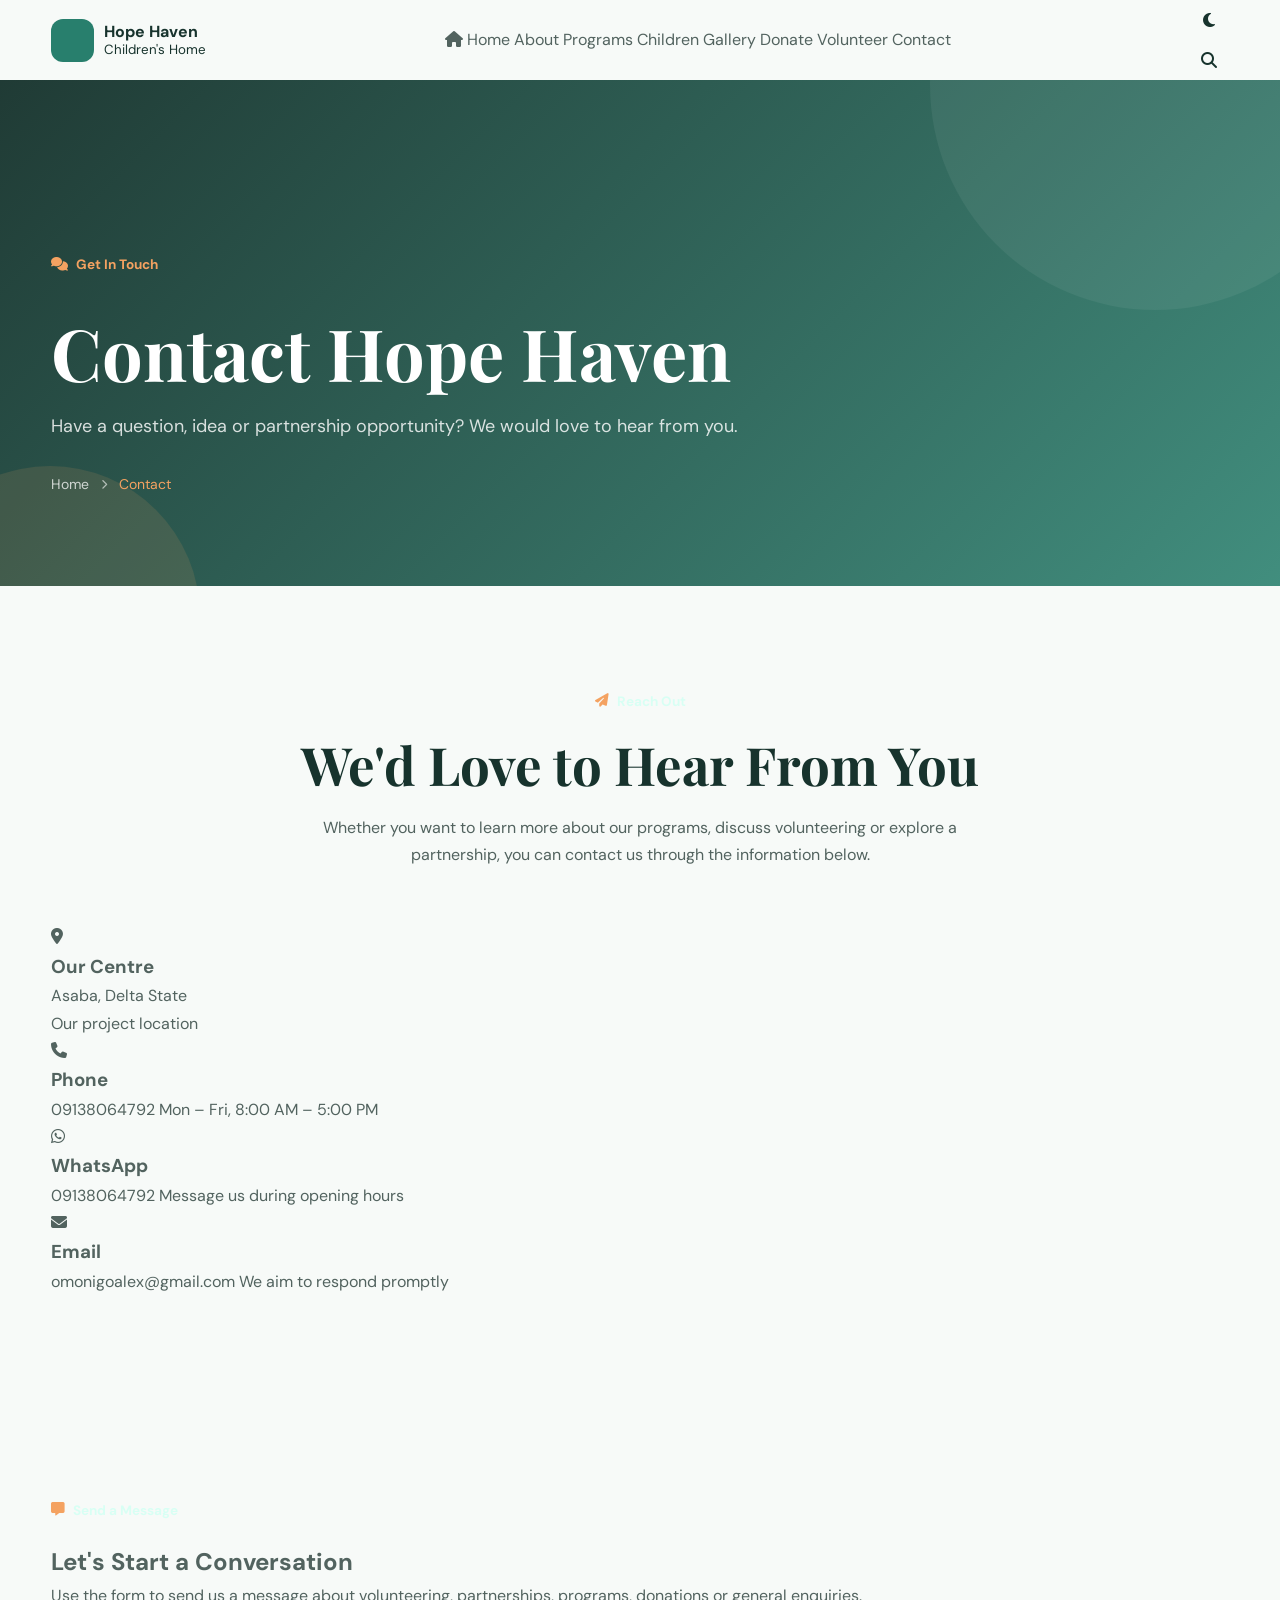
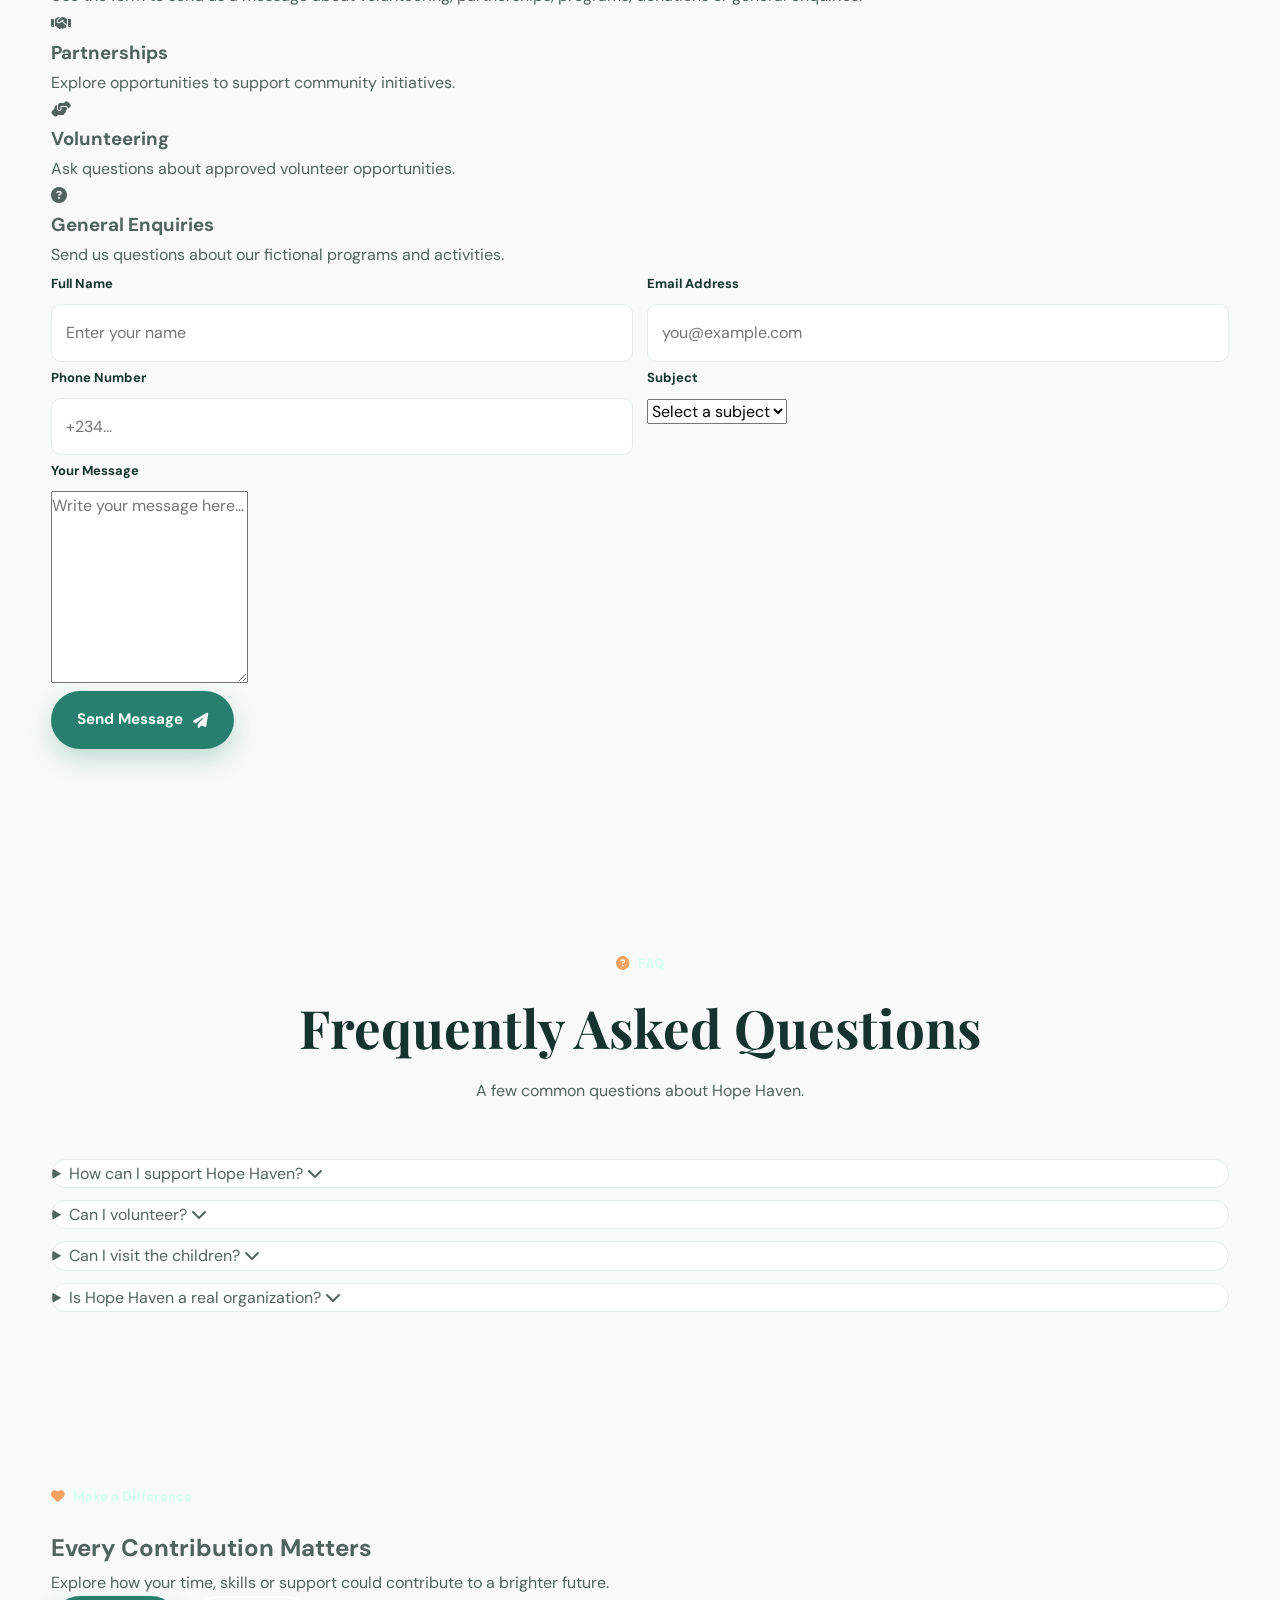
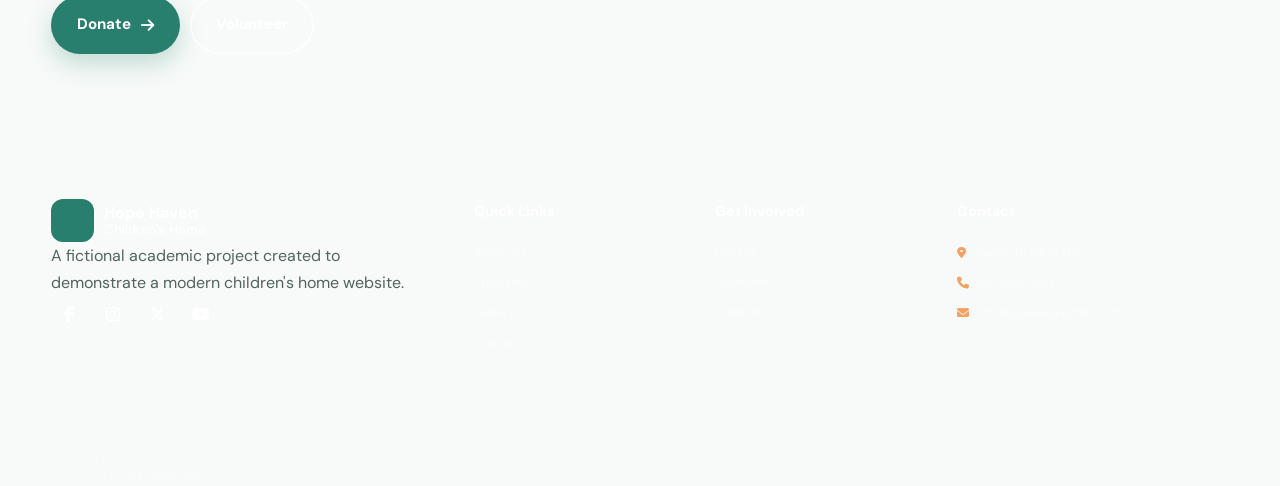
<file: contact.html>
<!DOCTYPE html>
<html lang="en">
<head>
    <meta charset="UTF-8">
    <meta name="viewport" content="width=device-width, initial-scale=1.0">

    <title>Contact Us | Hope Haven Children's Home</title>

    <meta name="description"
          content="Contact Hope Haven Children's Home for questions, partnerships, volunteering and support.">

    <!-- Google Fonts -->
    <link rel="preconnect" href="https://fonts.googleapis.com">
    <link rel="preconnect" href="https://fonts.gstatic.com" crossorigin>

    <link href="https://fonts.googleapis.com/css2?family=DM+Sans:wght@400;500;600;700&family=Playfair+Display:wght@600;700&display=swap"
          rel="stylesheet">

    <!-- Font Awesome -->
    <link rel="stylesheet"
          href="https://cdnjs.cloudflare.com/ajax/libs/font-awesome/6.5.2/css/all.min.css">

    <!-- Main CSS -->
    <link rel="stylesheet" href="css/style.css">
</head>

<body>

<!-- =========================
     LOADER
========================= -->
<div class="loader" id="loader">
    <div class="loader-spinner"></div>
</div>


<!-- =========================
     HEADER
========================= -->
<header class="site-header" id="siteHeader">

    <div class="container nav-container">

        <a href="index.html" class="logo">

            <span class="logo-icon">
                <i class="fa-solid fa-house-heart"></i>
            </span>

            <span class="logo-text">
                <strong>Hope Haven</strong>
                <small>Children's Home</small>
            </span>

        </a>


        <nav class="main-nav" id="mainNav">

            <a href="index.html">
                <i class="fa-solid fa-house"></i>
                Home
            </a>

            <a href="about.html">
                About
            </a>

            <a href="programs.html">
                Programs
            </a>

            <a href="children.html">
                Children
            </a>

            <a href="gallery.html">
                Gallery
            </a>

            <a href="donate.html">
                Donate
            </a>

            <a href="volunteer.html">
                Volunteer
            </a>

            <a href="contact.html" class="active">
                Contact
            </a>

        </nav>


        <div class="nav-actions">

            <button class="icon-btn"
                    id="themeToggle"
                    type="button"
                    aria-label="Toggle dark mode">

                <i class="fa-solid fa-moon"></i>

            </button>


            <button class="icon-btn"
                    id="searchToggle"
                    type="button"
                    aria-label="Search">

                <i class="fa-solid fa-magnifying-glass"></i>

            </button>


            <button class="menu-btn"
                    id="menuBtn"
                    type="button"
                    aria-label="Open menu">

                <span></span>
                <span></span>
                <span></span>

            </button>

        </div>

    </div>

</header>


<!-- =========================
     SEARCH OVERLAY
========================= -->
<div class="search-overlay" id="searchOverlay">

    <button class="search-close"
            id="closeSearch"
            type="button"
            aria-label="Close search">

        <i class="fa-solid fa-xmark"></i>

    </button>


    <div class="search-box">

        <i class="fa-solid fa-magnifying-glass"></i>

        <input
            type="search"
            id="siteSearch"
            placeholder="Search Hope Haven..."
            autocomplete="off"
        >

    </div>


    <div class="search-results" id="searchResults">

        <p class="search-hint">
            Search pages, programs, volunteering and more.
        </p>

    </div>

</div>


<!-- =========================
     PAGE HERO
========================= -->
<section class="page-hero">

    <div class="container page-hero-content">

        <span class="eyebrow">
            <i class="fa-solid fa-comments"></i>
            Get In Touch
        </span>

        <h1>
            Contact Hope Haven
        </h1>

        <p>
            Have a question, idea or partnership opportunity?
            We would love to hear from you.
        </p>

        <div class="breadcrumb">

            <a href="index.html">
                Home
            </a>

            <i class="fa-solid fa-chevron-right"></i>

            <span>
                Contact
            </span>

        </div>

    </div>

</section>


<!-- =========================
     CONTACT INFORMATION
========================= -->
<section class="section contact-section">

    <div class="container">

        <div class="section-heading center reveal">

            <span class="eyebrow">
                <i class="fa-solid fa-paper-plane"></i>
                Reach Out
            </span>

            <h2>
                We'd Love to Hear From You
            </h2>

            <p>
                Whether you want to learn more about our programs,
                discuss volunteering or explore a partnership,
                you can contact us through the information below.
            </p>

        </div>


        <div class="contact-info-grid">

            <!-- Address -->
            <div class="contact-info-card reveal">

                <div class="contact-info-icon">
                    <i class="fa-solid fa-location-dot"></i>
                </div>

                <h3>
                    Our Centre
                </h3>

                <p>
                    Asaba, Delta State
                </p>

                <span>
                    Our project location
                </span>

            </div>


            <!-- Phone -->
            <div class="contact-info-card reveal">

                <div class="contact-info-icon">
                    <i class="fa-solid fa-phone"></i>
                </div>

                <h3>
                    Phone
                </h3>

                <a href="tel:+2349138064792">
                    09138064792
                </a>

                <span>
                    Mon – Fri, 8:00 AM – 5:00 PM
                </span>

            </div>


            <!-- WhatsApp -->
            <div class="contact-info-card reveal">

                <div class="contact-info-icon">
                    <i class="fa-brands fa-whatsapp"></i>
                </div>

                <h3>
                    WhatsApp
                </h3>

                <a href="https://wa.me/2349138064792" target="_blank" rel="noopener">
                    09138064792
                </a>

                <span>
                    Message us during opening hours
                </span>

            </div>


            <!-- Email -->
            <div class="contact-info-card reveal">

                <div class="contact-info-icon">
                    <i class="fa-solid fa-envelope"></i>
                </div>

                <h3>
                    Email
                </h3>

                <a href="mailto:omonigoalex@gmail.com">
                    omonigoalex@gmail.com
                </a>

                <span>
                    We aim to respond promptly
                </span>

            </div>

        </div>

    </div>

</section>


<!-- =========================
     CONTACT FORM
========================= -->
<section class="section contact-form-section">

    <div class="container">

        <div class="contact-layout">

            <!-- Contact Text -->
            <div class="contact-side reveal">

                <span class="eyebrow">
                    <i class="fa-solid fa-message"></i>
                    Send a Message
                </span>

                <h2>
                    Let's Start a Conversation
                </h2>

                <p>
                    Use the form to send us a message about
                    volunteering, partnerships, programs,
                    donations or general enquiries.
                </p>


                <div class="contact-reasons">

                    <div>
                        <span class="reason-icon">
                            <i class="fa-solid fa-handshake"></i>
                        </span>

                        <div>
                            <h3>
                                Partnerships
                            </h3>

                            <p>
                                Explore opportunities to support
                                community initiatives.
                            </p>
                        </div>
                    </div>


                    <div>
                        <span class="reason-icon">
                            <i class="fa-solid fa-hands-helping"></i>
                        </span>

                        <div>
                            <h3>
                                Volunteering
                            </h3>

                            <p>
                                Ask questions about approved
                                volunteer opportunities.
                            </p>
                        </div>
                    </div>


                    <div>
                        <span class="reason-icon">
                            <i class="fa-solid fa-circle-question"></i>
                        </span>

                        <div>
                            <h3>
                                General Enquiries
                            </h3>

                            <p>
                                Send us questions about our
                                fictional programs and activities.
                            </p>
                        </div>
                    </div>

                </div>

            </div>


            <!-- Form -->
            <div class="contact-form-card reveal">

                <form id="contactForm"
                      data-demo-form="contacts">

                    <div class="form-row">

                        <div class="form-group">

                            <label for="contactName">
                                Full Name
                            </label>

                            <input
                                type="text"
                                id="contactName"
                                name="name"
                                placeholder="Enter your name"
                                required
                            >

                        </div>


                        <div class="form-group">

                            <label for="contactEmail">
                                Email Address
                            </label>

                            <input
                                type="email"
                                id="contactEmail"
                                name="email"
                                placeholder="you@example.com"
                                required
                            >

                        </div>

                    </div>


                    <div class="form-row">

                        <div class="form-group">

                            <label for="contactPhone">
                                Phone Number
                            </label>

                            <input
                                type="tel"
                                id="contactPhone"
                                name="phone"
                                placeholder="+234..."
                            >

                        </div>


                        <div class="form-group">

                            <label for="contactSubject">
                                Subject
                            </label>

                            <select
                                id="contactSubject"
                                name="subject"
                                required
                            >

                                <option value="">
                                    Select a subject
                                </option>

                                <option value="General Enquiry">
                                    General Enquiry
                                </option>

                                <option value="Volunteering">
                                    Volunteering
                                </option>

                                <option value="Donation">
                                    Donation
                                </option>

                                <option value="Partnership">
                                    Partnership
                                </option>

                                <option value="Programs">
                                    Programs
                                </option>

                                <option value="Other">
                                    Other
                                </option>

                            </select>

                        </div>

                    </div>


                    <div class="form-group">

                        <label for="contactMessage">
                            Your Message
                        </label>

                        <textarea
                            id="contactMessage"
                            name="message"
                            rows="7"
                            placeholder="Write your message here..."
                            required
                        ></textarea>

                    </div>


                    <button
                        type="submit"
                        class="btn btn-primary contact-submit"
                    >

                        Send Message

                        <i class="fa-solid fa-paper-plane"></i>

                    </button>

                </form>

            </div>

        </div>

    </div>

</section>


<!-- =========================
     FAQ
========================= -->
<section class="section faq-section">

    <div class="container">

        <div class="section-heading center reveal">

            <span class="eyebrow">
                <i class="fa-solid fa-circle-question"></i>
                FAQ
            </span>

            <h2>
                Frequently Asked Questions
            </h2>

            <p>
                A few common questions about Hope Haven.
            </p>

        </div>


        <div class="faq-list">

            <details class="faq-item reveal">

                <summary>
                    How can I support Hope Haven?
                    <i class="fa-solid fa-chevron-down"></i>
                </summary>

                <p>
                    You can explore the Donate and Volunteer pages
                    to learn about the different ways someone could
                    support the fictional organization.
                </p>

            </details>


            <details class="faq-item reveal">

                <summary>
                    Can I volunteer?
                    <i class="fa-solid fa-chevron-down"></i>
                </summary>

                <p>
                    The Volunteer page explains example volunteer
                    opportunities and the application process.
                    Real children's organizations require appropriate
                    safeguarding procedures.
                </p>

            </details>


            <details class="faq-item reveal">

                <summary>
                    Can I visit the children?
                    <i class="fa-solid fa-chevron-down"></i>
                </summary>

                <p>
                    Visits to children should only happen through
                    approved procedures established by a real
                    children's organization and its safeguarding team.
                </p>

            </details>


            <details class="faq-item reveal">

                <summary>
                    Is Hope Haven a real organization?
                    <i class="fa-solid fa-chevron-down"></i>
                </summary>

                <p>
                    No. Hope Haven Children's Home is a fictional
                    organization created as an academic website
                    project and demonstration.
                </p>

            </details>

        </div>

    </div>

</section>


<!-- =========================
     CTA
========================= -->
<section class="section cta-section">

    <div class="container">

        <div class="cta-box reveal">

            <div>

                <span class="eyebrow">
                    <i class="fa-solid fa-heart"></i>
                    Make a Difference
                </span>

                <h2>
                    Every Contribution Matters
                </h2>

                <p>
                    Explore how your time, skills or support could
                    contribute to a brighter future.
                </p>

            </div>


            <div class="cta-buttons">

                <a href="donate.html"
                   class="btn btn-primary">

                    Donate

                    <i class="fa-solid fa-arrow-right"></i>

                </a>

                <a href="volunteer.html"
                   class="btn btn-outline">

                    Volunteer

                </a>

            </div>

        </div>

    </div>

</section>


<!-- =========================
     FOOTER
========================= -->
<footer class="site-footer">

    <div class="container">

        <div class="footer-grid">

            <div class="footer-about">

                <a href="index.html"
                   class="logo footer-logo">

                    <span class="logo-icon">
                        <i class="fa-solid fa-house-heart"></i>
                    </span>

                    <span class="logo-text">
                        <strong>Hope Haven</strong>
                        <small>Children's Home</small>
                    </span>

                </a>

                <p>
                    A fictional academic project created to
                    demonstrate a modern children's home website.
                </p>


                <div class="social-links">

                    <a href="#" aria-label="Facebook">
                        <i class="fa-brands fa-facebook-f"></i>
                    </a>

                    <a href="https://www.instagram.com/omon_ighoalex?igsi=cWV3anh3MG9uNmE=" target="_blank" rel="noopener" aria-label="Instagram">
                        <i class="fa-brands fa-instagram"></i>
                    </a>

                    <a href="#" aria-label="X">
                        <i class="fa-brands fa-x-twitter"></i>
                    </a>

                    <a href="#" aria-label="YouTube">
                        <i class="fa-brands fa-youtube"></i>
                    </a>

                </div>

            </div>


            <div class="footer-column">

                <h3>
                    Quick Links
                </h3>

                <a href="about.html">
                    About Us
                </a>

                <a href="programs.html">
                    Programs
                </a>

                <a href="gallery.html">
                    Gallery
                </a>

                <a href="contact.html">
                    Contact
                </a>

            </div>


            <div class="footer-column">

                <h3>
                    Get Involved
                </h3>

                <a href="donate.html">
                    Donate
                </a>

                <a href="volunteer.html">
                    Volunteer
                </a>

                <a href="children.html">
                    Children
                </a>

            </div>


            <div class="footer-column">

                <h3>
                    Contact
                </h3>

                <p>
                    <i class="fa-solid fa-location-dot"></i>
                    Asaba, Delta State
                </p>

                <p>
                    <i class="fa-solid fa-phone"></i>
                    09138064792
                </p>

                <p>
                    <i class="fa-solid fa-envelope"></i>
                    omonigoalex@gmail.com
                </p>

            </div>

        </div>


        <div class="footer-bottom">

            <p>
                © 2026 Hope Haven Children's Home.
                Academic project/demo.
            </p>

            <p>
                Designed for educational purposes.
            </p>

            <p>
                Developed by <strong>Alex Omonigo</strong>.
            </p>

        </div>

    </div>

</footer>


<!-- =========================
     TOAST
========================= -->
<div class="toast" id="toast">

    <div class="toast-icon">
        <i class="fa-solid fa-check"></i>
    </div>

    <div class="toast-content">

        <strong id="toastTitle">
            Success
        </strong>

        <p id="toastMessage">
            Your message has been received.
        </p>

    </div>

    <button id="closeToast"
            type="button"
            aria-label="Close notification">

        <i class="fa-solid fa-xmark"></i>

    </button>

</div>


<!-- =========================
     BACK TO TOP
========================= -->
<button class="back-top"
        id="backTop"
        type="button"
        aria-label="Back to top">

    <i class="fa-solid fa-arrow-up"></i>

</button>


<!-- Main JavaScript -->
<script src="js/script.js"></script>

</body>
</html>
</file>
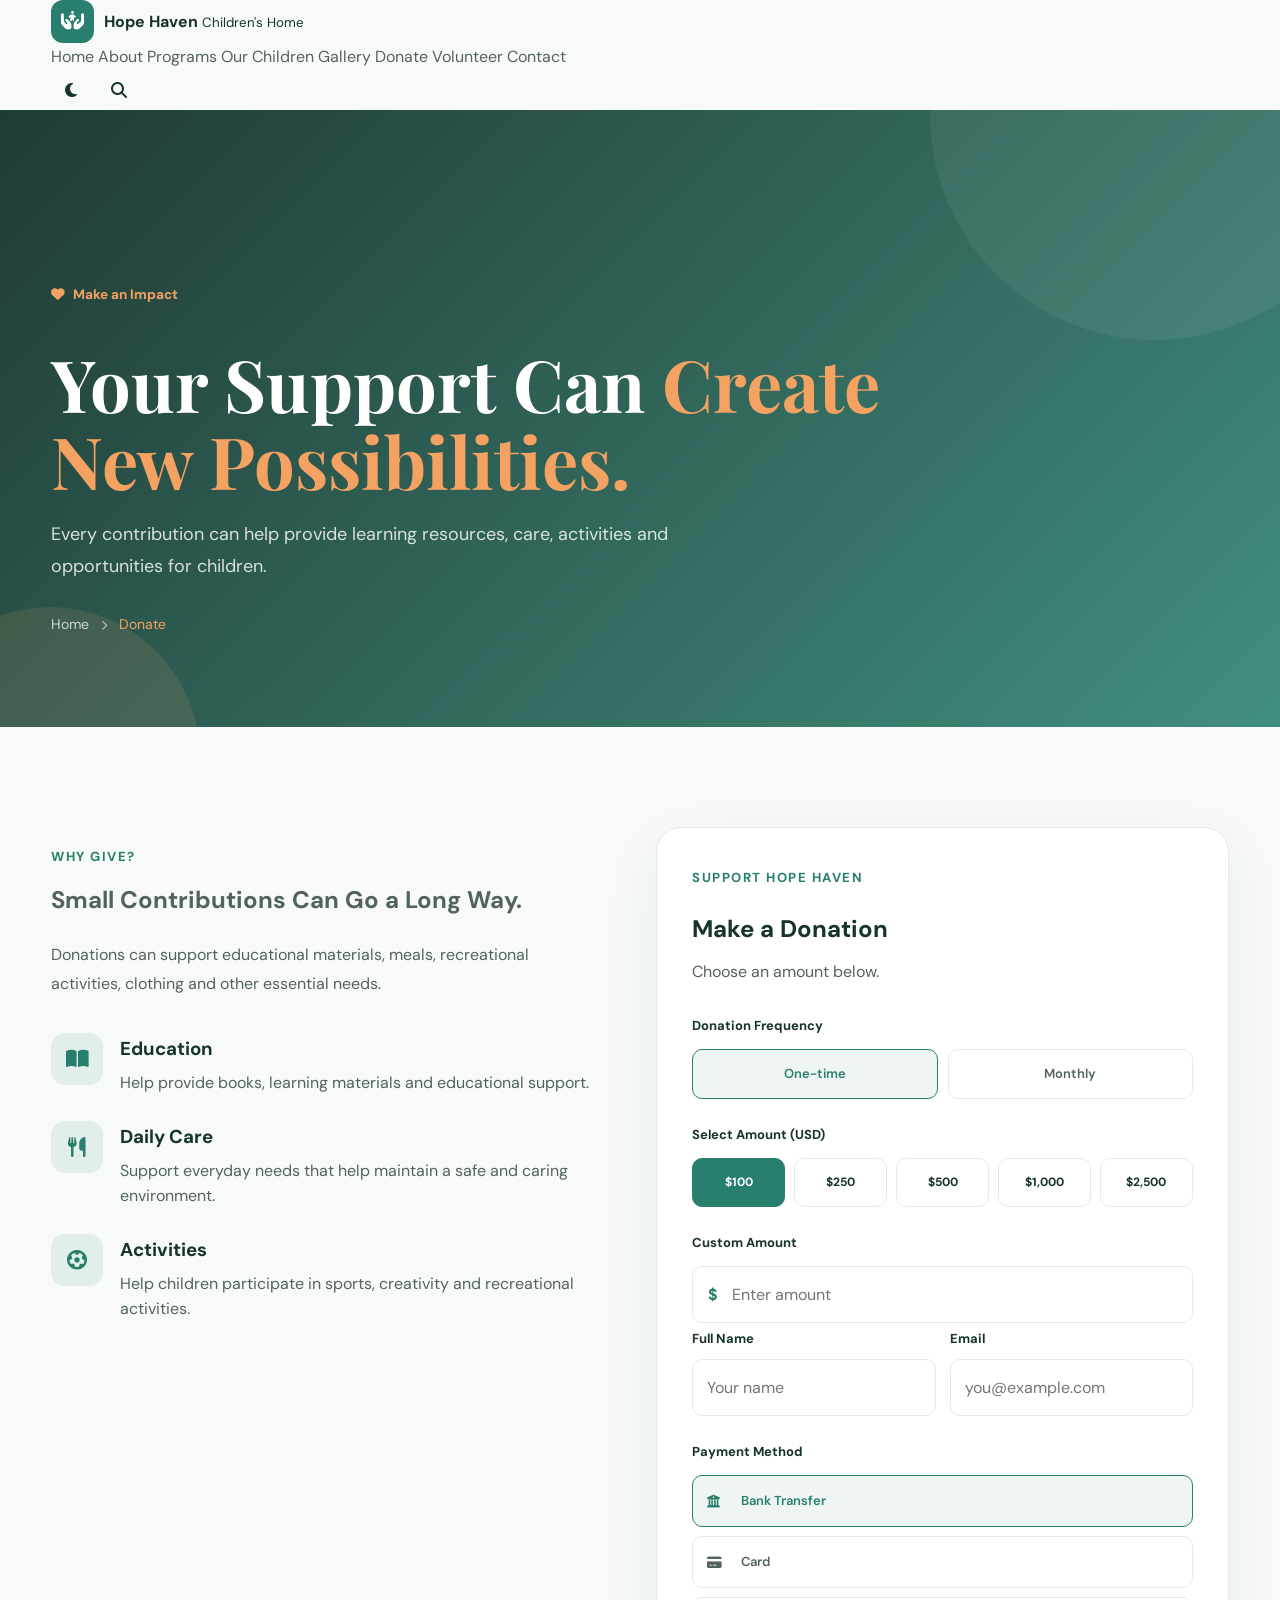
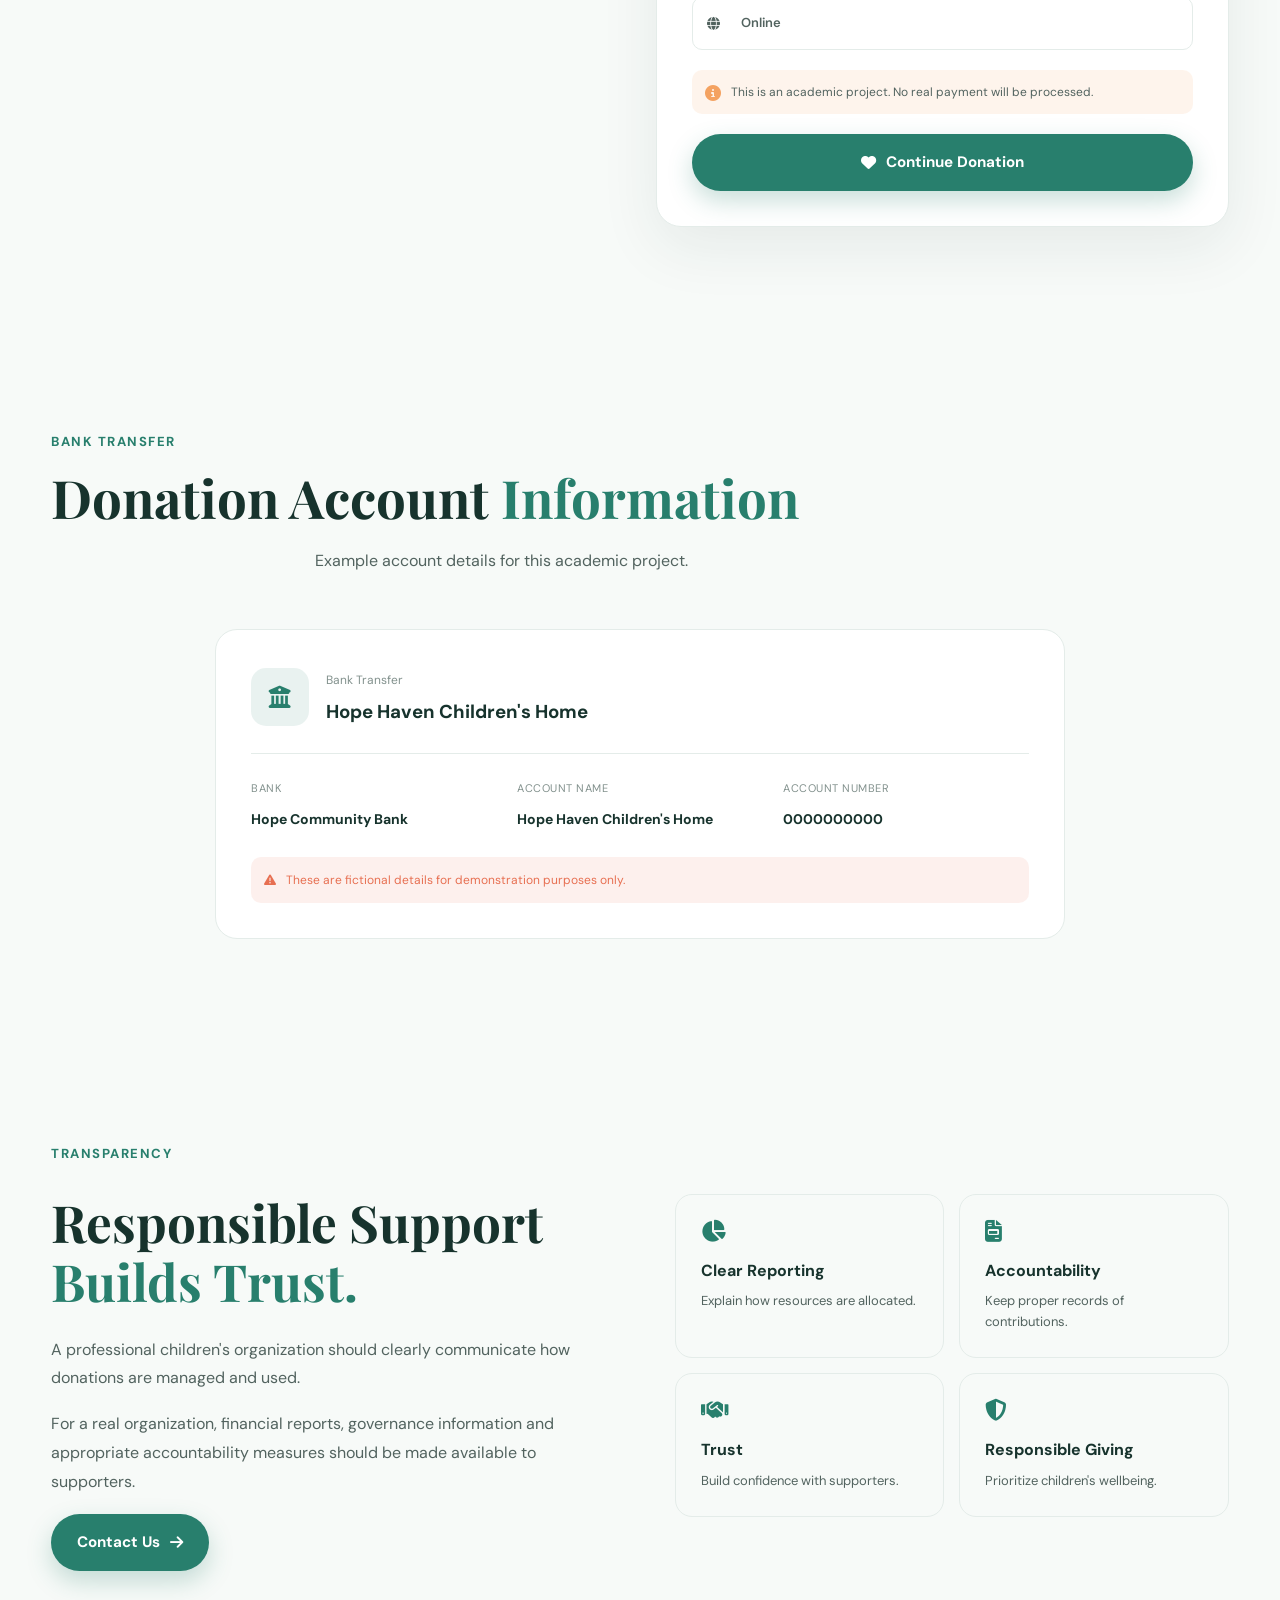
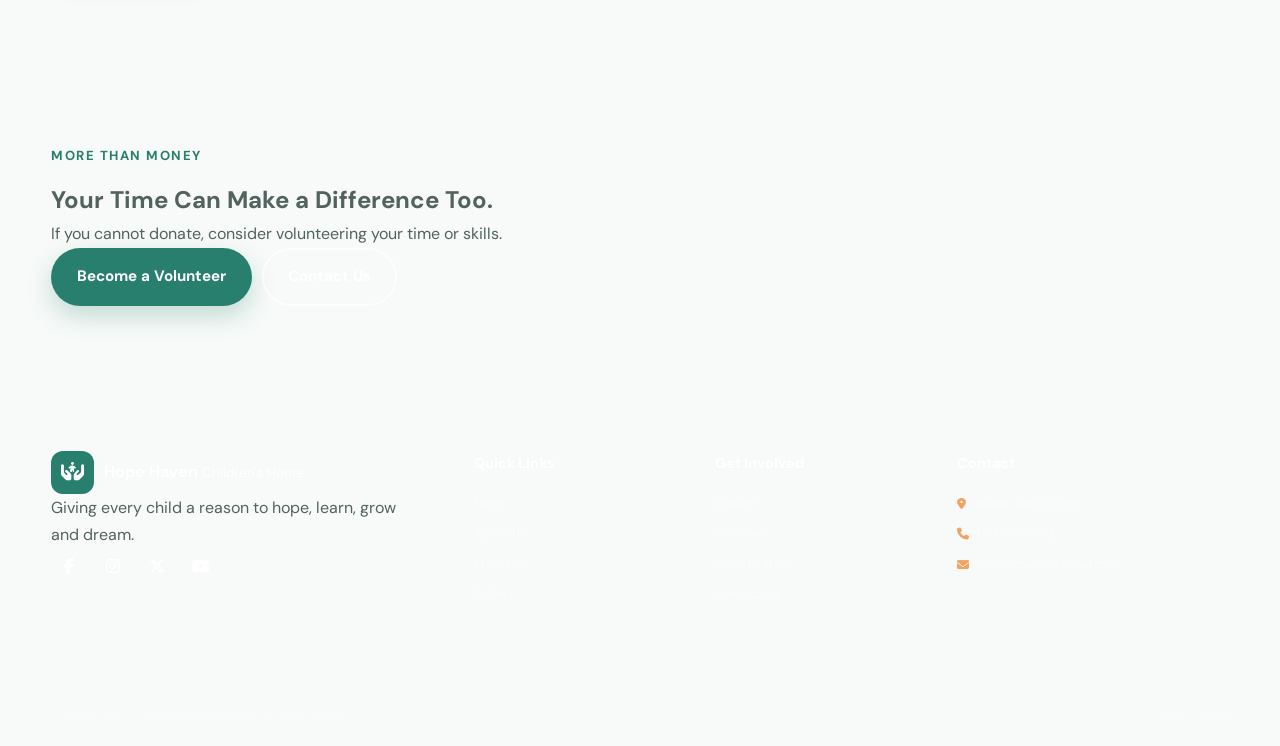
<file: donate.html>
<!DOCTYPE html>
<html lang="en">
<head>
    <meta charset="UTF-8">
    <meta name="viewport" content="width=device-width, initial-scale=1.0">

    <title>Donate | Hope Haven Children's Home</title>

    <meta name="description"
        content="Support Hope Haven Children's Home through donations and help provide education, care and opportunities for children.">

    <link rel="preconnect" href="https://fonts.googleapis.com">
    <link rel="preconnect" href="https://fonts.gstatic.com" crossorigin>

    <link
        href="https://fonts.googleapis.com/css2?family=DM+Sans:wght@400;500;600;700&family=Playfair+Display:wght@600;700;800&display=swap"
        rel="stylesheet">

    <link
        rel="stylesheet"
        href="https://cdnjs.cloudflare.com/ajax/libs/font-awesome/6.5.2/css/all.min.css">

    <link rel="stylesheet" href="css/style.css">
</head>

<body>

<!-- ================= LOADER ================= -->

<div class="loader" id="loader">

    <div class="loader-spinner"></div>

    <p>Loading Hope Haven...</p>

</div>


<!-- ================= HEADER ================= -->

<header class="site-header">

    <div class="container nav-wrapper">

        <a href="index.html" class="logo">

            <span class="logo-icon">
                <i class="fa-solid fa-hands-holding-child"></i>
            </span>

            <span>
                <strong>Hope Haven</strong>
                <small>Children's Home</small>
            </span>

        </a>


        <nav class="main-nav" id="mainNav">

            <a href="index.html">Home</a>

            <a href="about.html">About</a>

            <a href="programs.html">Programs</a>

            <a href="children.html">Our Children</a>

            <a href="gallery.html">Gallery</a>

            <a href="donate.html" class="active">
                Donate
            </a>

            <a href="volunteer.html">Volunteer</a>

            <a href="contact.html">Contact</a>

        </nav>


        <div class="header-actions">

            <button
                class="icon-btn"
                id="themeToggle"
                aria-label="Toggle dark mode">

                <i class="fa-solid fa-moon"></i>

            </button>


            <button
                class="icon-btn"
                id="searchToggle"
                aria-label="Search">

                <i class="fa-solid fa-magnifying-glass"></i>

            </button>


            <button
                class="menu-btn"
                id="menuBtn"
                aria-label="Open menu">

                <i class="fa-solid fa-bars"></i>

            </button>

        </div>

    </div>

</header>


<!-- ================= SEARCH ================= -->

<div class="search-overlay" id="searchOverlay">

    <div class="search-box">

        <button class="close-search" id="closeSearch">
            <i class="fa-solid fa-xmark"></i>
        </button>

        <h2>Search Hope Haven</h2>

        <p>
            Search our website for programs,
            volunteering opportunities and more.
        </p>

        <div class="search-input-wrapper">

            <i class="fa-solid fa-magnifying-glass"></i>

            <input
                type="search"
                id="siteSearch"
                placeholder="Search here...">

        </div>

        <div
            class="search-results"
            id="searchResults">
        </div>

    </div>

</div>


<!-- ================= PAGE HERO ================= -->

<section class="page-hero">

    <div class="container">

        <span class="eyebrow">

            <i class="fa-solid fa-heart"></i>

            Make an Impact

        </span>


        <h1>

            Your Support Can
            <span>Create New Possibilities.</span>

        </h1>


        <p>

            Every contribution can help provide
            learning resources, care, activities
            and opportunities for children.

        </p>


        <div class="breadcrumb">

            <a href="index.html">
                Home
            </a>

            <i class="fa-solid fa-chevron-right"></i>

            <span>
                Donate
            </span>

        </div>

    </div>

</section>


<!-- ================= DONATION SECTION ================= -->

<section class="section">

    <div class="container donation-layout">


        <!-- LEFT INFORMATION -->

        <div class="donation-info reveal">

            <span class="section-label">
                Why Give?
            </span>

            <h2>
                Small Contributions
                <span>Can Go a Long Way.</span>
            </h2>

            <p>
                Donations can support educational
                materials, meals, recreational activities,
                clothing and other essential needs.
            </p>


            <div class="donation-benefits">

                <div>

                    <div class="benefit-icon">
                        <i class="fa-solid fa-book-open"></i>
                    </div>

                    <div>

                        <h3>
                            Education
                        </h3>

                        <p>
                            Help provide books,
                            learning materials and
                            educational support.
                        </p>

                    </div>

                </div>


                <div>

                    <div class="benefit-icon">
                        <i class="fa-solid fa-utensils"></i>
                    </div>

                    <div>

                        <h3>
                            Daily Care
                        </h3>

                        <p>
                            Support everyday needs
                            that help maintain a safe
                            and caring environment.
                        </p>

                    </div>

                </div>


                <div>

                    <div class="benefit-icon">
                        <i class="fa-solid fa-futbol"></i>
                    </div>

                    <div>

                        <h3>
                            Activities
                        </h3>

                        <p>
                            Help children participate
                            in sports, creativity and
                            recreational activities.
                        </p>

                    </div>

                </div>

            </div>

        </div>


        <!-- DONATION FORM -->

        <div class="donation-card reveal">

            <div class="donation-card-header">

                <span class="section-label">
                    Support Hope Haven
                </span>

                <h2>
                    Make a Donation
                </h2>

                <p>
                    Choose an amount below.
                </p>

            </div>


            <form
                id="donationForm"
                data-demo-form="donations">


                <!-- FREQUENCY -->

                <label class="form-label">
                    Donation Frequency
                </label>

                <div class="frequency-options">

                    <label class="frequency-option">

                        <input
                            type="radio"
                            name="frequency"
                            value="One-time"
                            checked>

                        <span>
                            One-time
                        </span>

                    </label>


                    <label class="frequency-option">

                        <input
                            type="radio"
                            name="frequency"
                            value="Monthly">

                        <span>
                            Monthly
                        </span>

                    </label>

                </div>


                <!-- AMOUNTS -->

                <label class="form-label">
                    Select Amount (USD)
                </label>

                <div class="amount-grid">

                    <button
                        type="button"
                        class="amount-btn selected"
                        data-amount="100">

                        $100

                    </button>


                    <button
                        type="button"
                        class="amount-btn"
                        data-amount="250">

                        $250

                    </button>


                    <button
                        type="button"
                        class="amount-btn"
                        data-amount="500">

                        $500

                    </button>


                    <button
                        type="button"
                        class="amount-btn"
                        data-amount="1000">

                        $1,000

                    </button>


                    <button
                        type="button"
                        class="amount-btn"
                        data-amount="2500">

                        $2,500

                    </button>

                </div>


                <!-- CUSTOM AMOUNT -->

                <label
                    class="form-label"
                    for="customAmount">

                    Custom Amount

                </label>

                <div class="amount-input">

                    <span>
                        $
                    </span>

                    <input
                        type="number"
                        id="customAmount"
                        name="amount"
                        min="1"
                        placeholder="Enter amount">

                </div>


                <!-- DETAILS -->

                <div class="form-row">

                    <div class="form-group">

                        <label for="donorName">
                            Full Name
                        </label>

                        <input
                            type="text"
                            id="donorName"
                            name="name"
                            placeholder="Your name"
                            required>

                    </div>


                    <div class="form-group">

                        <label for="donorEmail">
                            Email
                        </label>

                        <input
                            type="email"
                            id="donorEmail"
                            name="email"
                            placeholder="you@example.com"
                            required>

                    </div>

                </div>


                <!-- PAYMENT -->

                <label class="form-label">
                    Payment Method
                </label>

                <div class="payment-methods">

                    <label class="payment-option">

                        <input
                            type="radio"
                            name="payment"
                            value="Bank Transfer"
                            checked>

                        <span>

                            <i class="fa-solid fa-building-columns"></i>

                            Bank Transfer

                        </span>

                    </label>


                    <label class="payment-option">

                        <input
                            type="radio"
                            name="payment"
                            value="Card">

                        <span>

                            <i class="fa-solid fa-credit-card"></i>

                            Card

                        </span>

                    </label>


                    <label class="payment-option">

                        <input
                            type="radio"
                            name="payment"
                            value="Online">

                        <span>

                            <i class="fa-solid fa-globe"></i>

                            Online

                        </span>

                    </label>

                </div>


                <!-- NOTE -->

                <div class="demo-payment-notice">

                    <i class="fa-solid fa-circle-info"></i>

                    <p>
                        This is an academic project.
                        No real payment will be processed.
                    </p>

                </div>


                <button
                    type="submit"
                    class="btn btn-primary donation-submit">

                    <i class="fa-solid fa-heart"></i>

                    Continue Donation

                </button>

            </form>

        </div>

    </div>

</section>


<!-- ================= BANK DETAILS ================= -->

<section class="section section-soft">

    <div class="container">

        <div class="section-heading centered reveal">

            <span class="section-label">
                Bank Transfer
            </span>

            <h2>
                Donation Account
                <span>Information</span>
            </h2>

            <p>
                Example account details for this
                academic project.
            </p>

        </div>


        <div class="bank-card reveal">

            <div class="bank-header">

                <div class="bank-logo">
                    <i class="fa-solid fa-building-columns"></i>
                </div>

                <div>

                    <span>
                        Bank Transfer
                    </span>

                    <h3>
                        Hope Haven Children's Home
                    </h3>

                </div>

            </div>


            <div class="bank-details">

                <div>

                    <span>
                        Bank
                    </span>

                    <strong>
                        Hope Community Bank
                    </strong>

                </div>


                <div>

                    <span>
                        Account Name
                    </span>

                    <strong>
                        Hope Haven Children's Home
                    </strong>

                </div>


                <div>

                    <span>
                        Account Number
                    </span>

                    <strong>
                        0000000000
                    </strong>

                </div>

            </div>


            <div class="demo-warning">

                <i class="fa-solid fa-triangle-exclamation"></i>

                <span>
                    These are fictional details for
                    demonstration purposes only.
                </span>

            </div>

        </div>

    </div>

</section>


<!-- ================= TRANSPARENCY ================= -->

<section class="section">

    <div class="container">

        <div class="two-column">

            <div class="content-block reveal">

                <span class="section-label">
                    Transparency
                </span>

                <h2>
                    Responsible Support
                    <span>Builds Trust.</span>
                </h2>

                <p>
                    A professional children's organization
                    should clearly communicate how donations
                    are managed and used.
                </p>

                <p>
                    For a real organization, financial
                    reports, governance information and
                    appropriate accountability measures
                    should be made available to supporters.
                </p>


                <a
                    href="contact.html"
                    class="btn btn-primary">

                    Contact Us

                    <i class="fa-solid fa-arrow-right"></i>

                </a>

            </div>


            <div class="transparency-grid reveal">

                <div>

                    <i class="fa-solid fa-chart-pie"></i>

                    <h3>
                        Clear Reporting
                    </h3>

                    <p>
                        Explain how resources
                        are allocated.
                    </p>

                </div>


                <div>

                    <i class="fa-solid fa-file-invoice"></i>

                    <h3>
                        Accountability
                    </h3>

                    <p>
                        Keep proper records
                        of contributions.
                    </p>

                </div>


                <div>

                    <i class="fa-solid fa-handshake"></i>

                    <h3>
                        Trust
                    </h3>

                    <p>
                        Build confidence with
                        supporters.
                    </p>

                </div>


                <div>

                    <i class="fa-solid fa-shield-halved"></i>

                    <h3>
                        Responsible Giving
                    </h3>

                    <p>
                        Prioritize children's
                        wellbeing.
                    </p>

                </div>

            </div>

        </div>

    </div>

</section>


<!-- ================= CTA ================= -->

<section class="cta-section">

    <div class="container cta-content reveal">

        <div>

            <span class="section-label">
                More Than Money
            </span>

            <h2>
                Your Time Can Make
                a Difference Too.
            </h2>

            <p>
                If you cannot donate, consider
                volunteering your time or skills.
            </p>

        </div>


        <div class="cta-buttons">

            <a
                href="volunteer.html"
                class="btn btn-primary">

                Become a Volunteer

            </a>


            <a
                href="contact.html"
                class="btn btn-outline">

                Contact Us

            </a>

        </div>

    </div>

</section>


<!-- ================= FOOTER ================= -->

<footer class="site-footer">

    <div class="container footer-grid">

        <div class="footer-about">

            <a href="index.html" class="logo footer-logo">

                <span class="logo-icon">
                    <i class="fa-solid fa-hands-holding-child"></i>
                </span>

                <span>

                    <strong>
                        Hope Haven
                    </strong>

                    <small>
                        Children's Home
                    </small>

                </span>

            </a>


            <p>
                Giving every child a reason to hope,
                learn, grow and dream.
            </p>


            <div class="social-links">

                <a href="#" aria-label="Facebook">
                    <i class="fa-brands fa-facebook-f"></i>
                </a>

                <a href="https://www.instagram.com/omon_ighoalex?igsi=cWV3anh3MG9uNmE=" target="_blank" rel="noopener" aria-label="Instagram">
                    <i class="fa-brands fa-instagram"></i>
                </a>

                <a href="#" aria-label="Twitter">
                    <i class="fa-brands fa-x-twitter"></i>
                </a>

                <a href="#" aria-label="YouTube">
                    <i class="fa-brands fa-youtube"></i>
                </a>

            </div>

        </div>


        <div class="footer-column">

            <h3>
                Quick Links
            </h3>

            <a href="index.html">Home</a>
            <a href="about.html">About Us</a>
            <a href="programs.html">Programs</a>
            <a href="gallery.html">Gallery</a>

        </div>


        <div class="footer-column">

            <h3>
                Get Involved
            </h3>

            <a href="donate.html">Donate</a>
            <a href="volunteer.html">Volunteer</a>
            <a href="children.html">Our Children</a>
            <a href="contact.html">Contact Us</a>

        </div>


        <div class="footer-column">

            <h3>
                Contact
            </h3>

            <p>
                <i class="fa-solid fa-location-dot"></i>
                Asaba, Delta State
            </p>

            <p>
                <i class="fa-solid fa-phone"></i>
                09138064792
            </p>

            <p>
                <i class="fa-solid fa-envelope"></i>
                omonigoalex@gmail.com
            </p>

        </div>

    </div>


    <div class="footer-bottom">

        <div class="container">

            <p>
                © <span id="currentYear"></span>
                Hope Haven Children's Home.
                Academic Project Demo.
            </p>

            <div>

                <a href="#">Privacy</a>
                <a href="#">Terms</a>

            </div>

        </div>

    </div>

</footer>


<!-- ================= TOAST ================= -->

<div class="toast" id="toast">

    <div class="toast-icon">

        <i class="fa-solid fa-check"></i>

    </div>

    <div>

        <strong id="toastTitle">
            Success
        </strong>

        <p id="toastMessage">
            Action completed successfully.
        </p>

    </div>

    <button id="closeToast">

        <i class="fa-solid fa-xmark"></i>

    </button>

</div>


<!-- ================= BACK TO TOP ================= -->

<button
    class="back-top"
    id="backTop"
    aria-label="Back to top">

    <i class="fa-solid fa-arrow-up"></i>

</button>


<script src="js/script.js"></script>

</body>
</html>
</file>
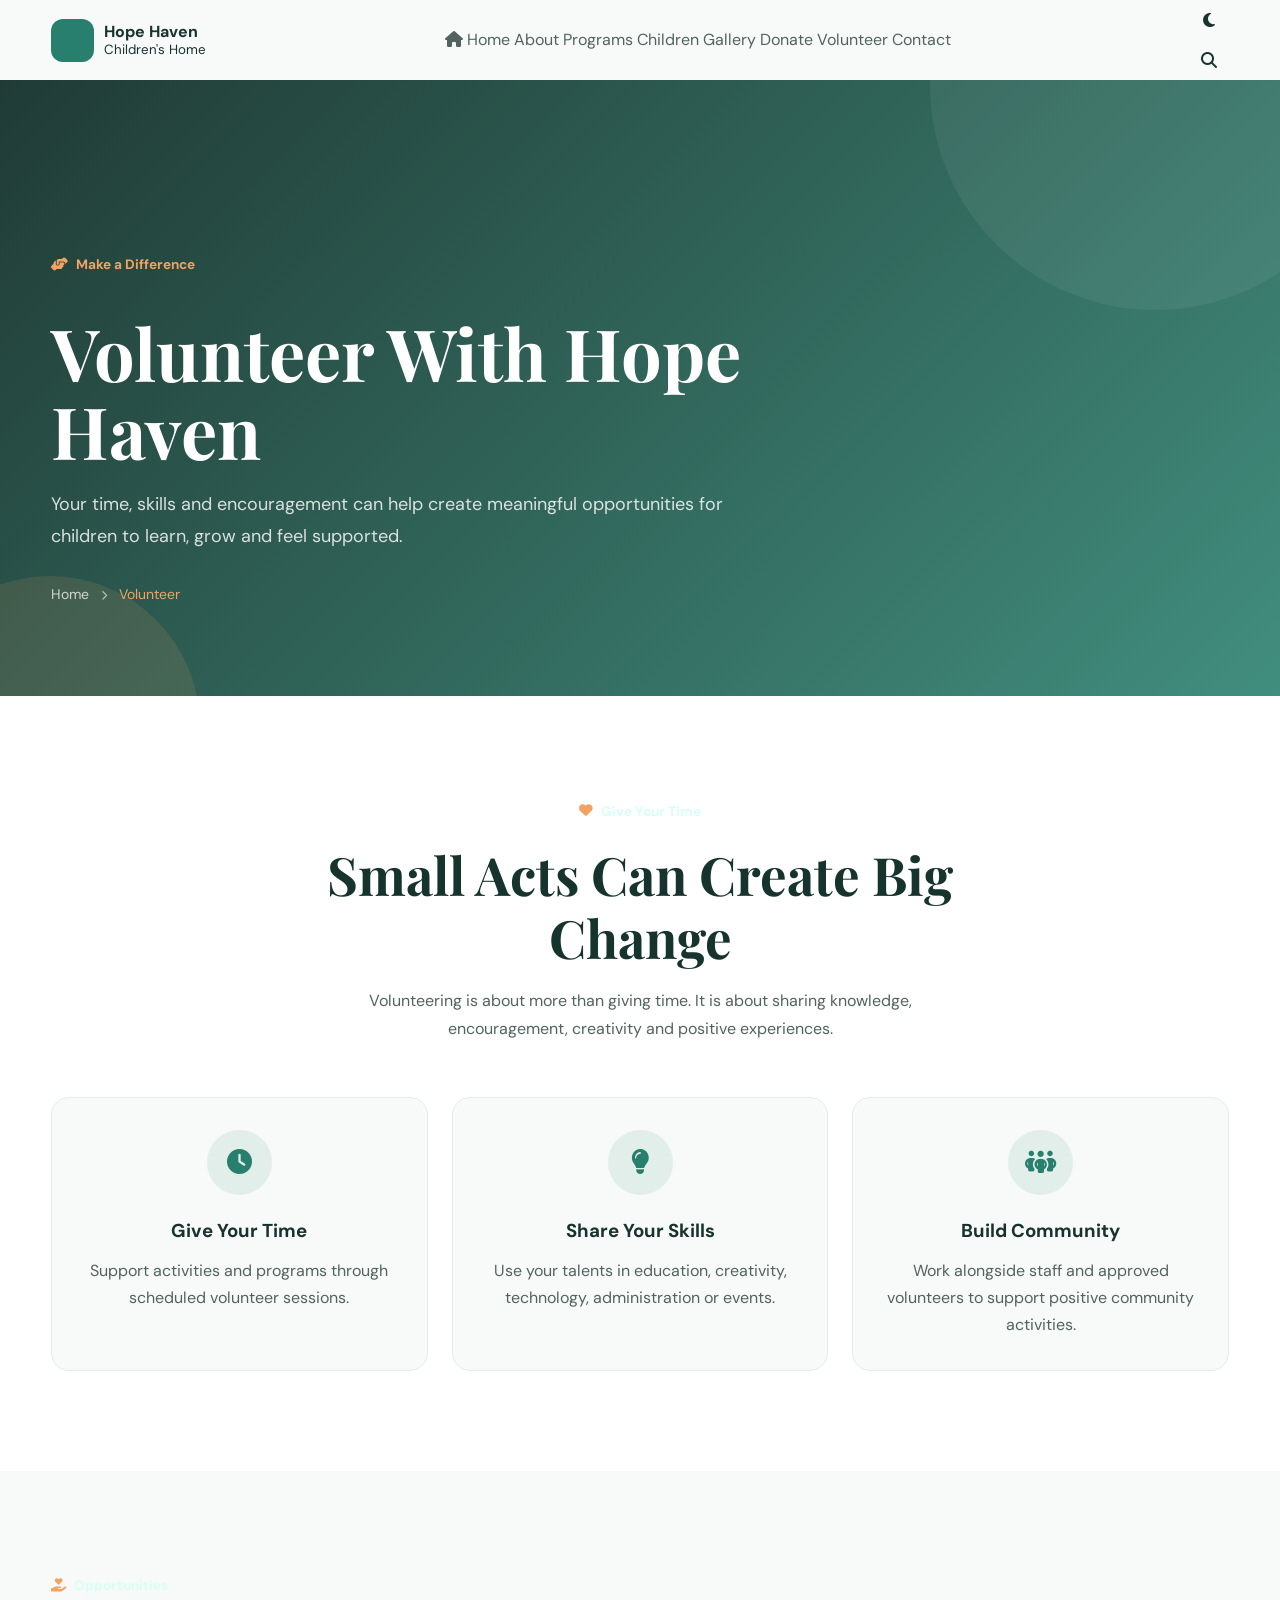
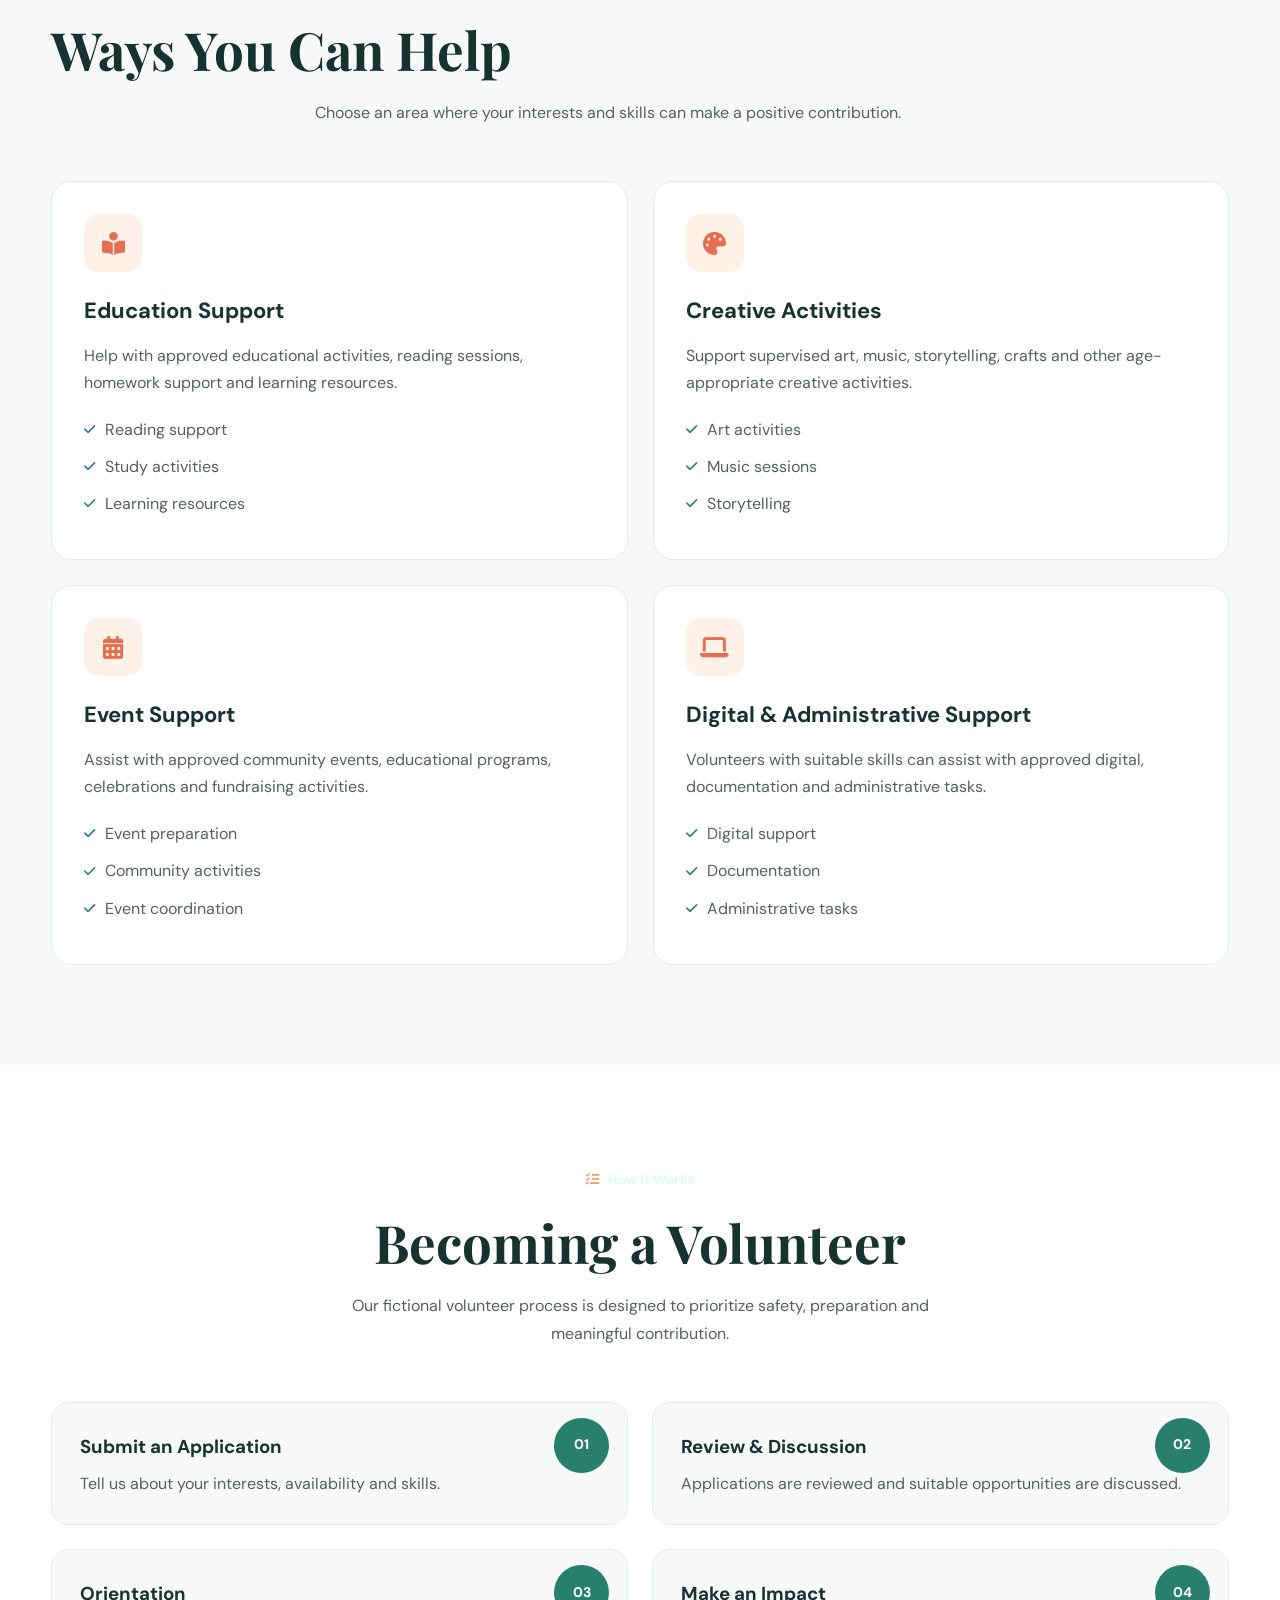
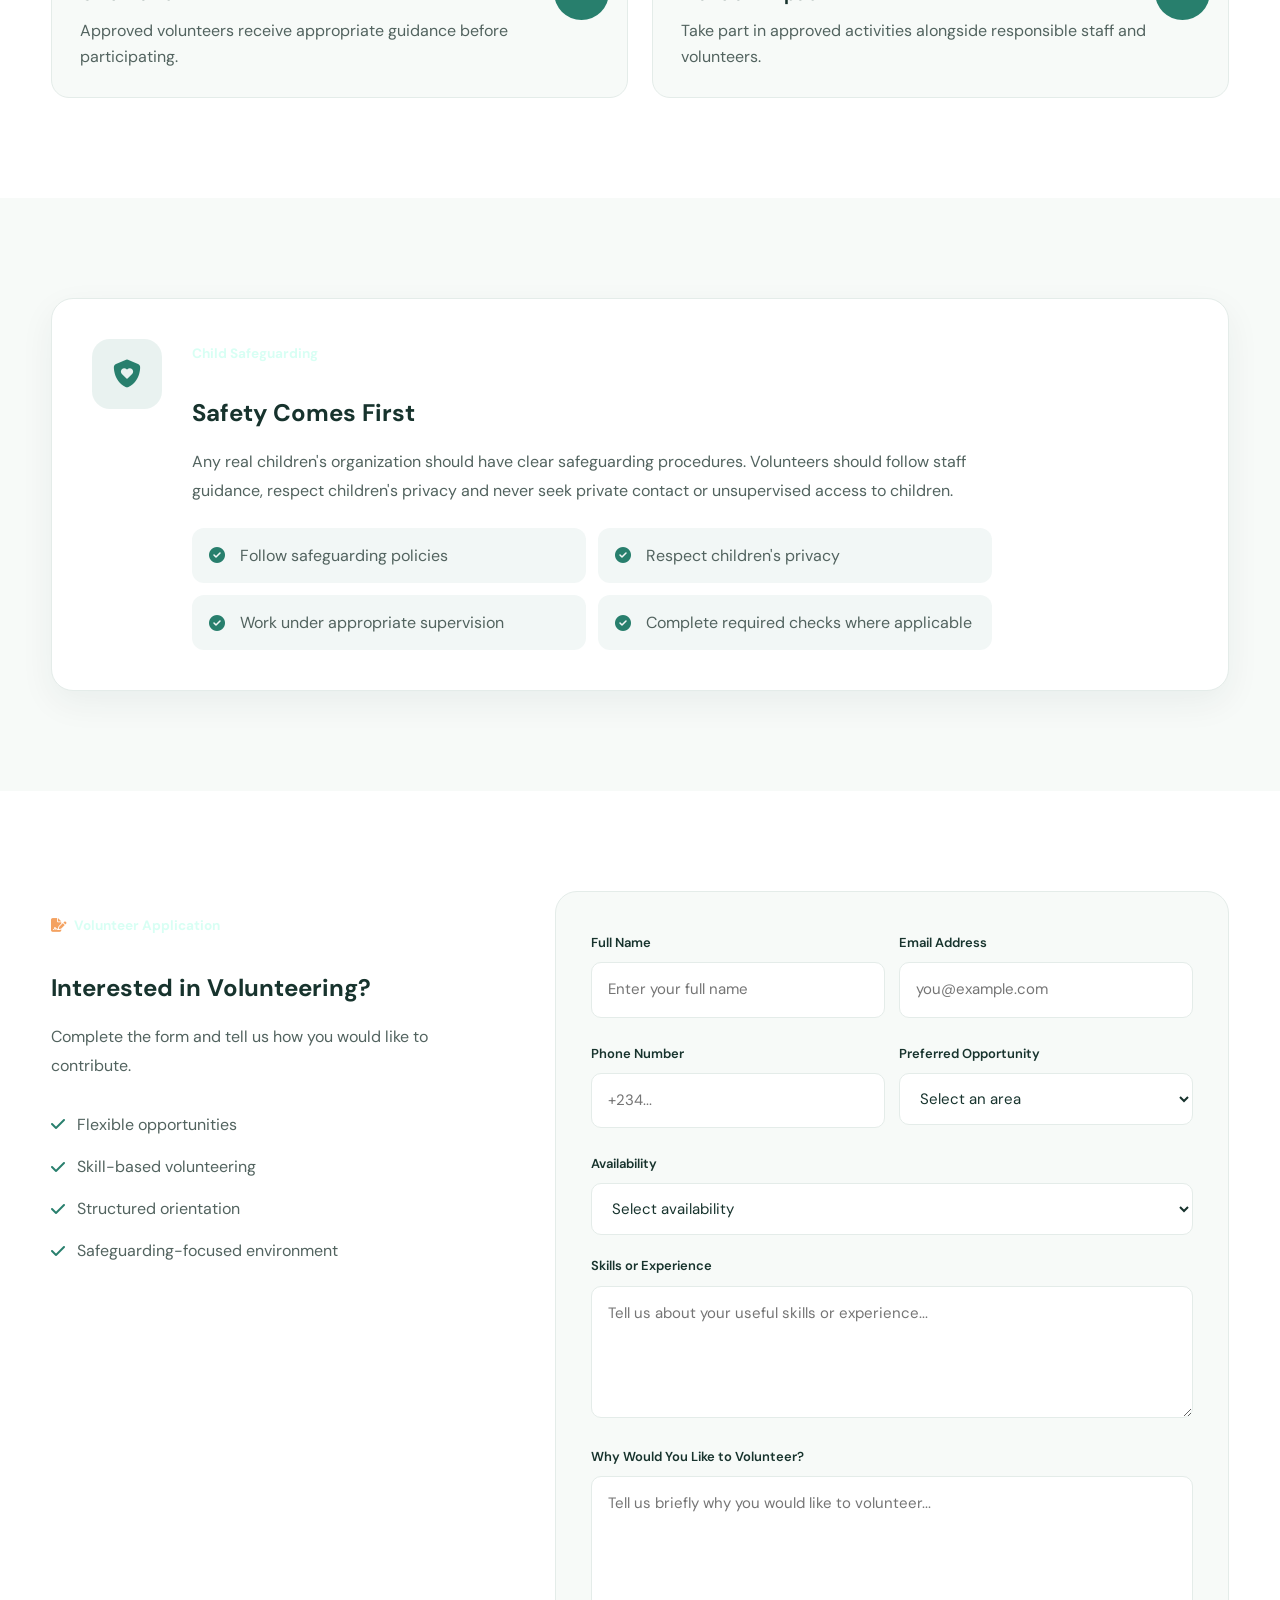
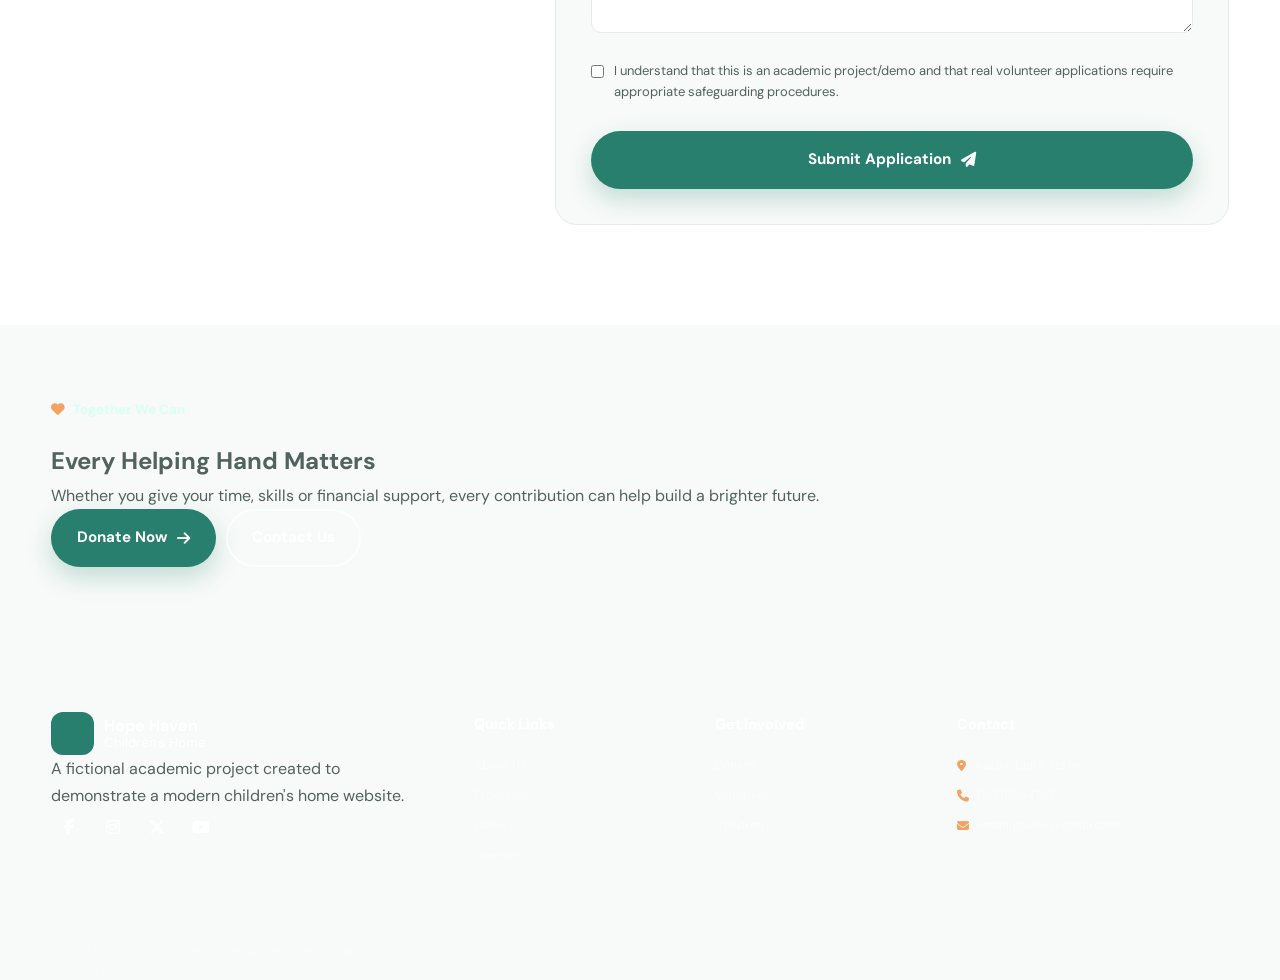
<file: volunteer.html>
<!DOCTYPE html>
<html lang="en">
<head>
    <meta charset="UTF-8">
    <meta name="viewport" content="width=device-width, initial-scale=1.0">

    <title>Volunteer | Hope Haven Children's Home</title>

    <meta name="description"
          content="Volunteer with Hope Haven Children's Home and contribute your time, skills and support to children's wellbeing and education.">

    <!-- Google Fonts -->
    <link rel="preconnect" href="https://fonts.googleapis.com">
    <link rel="preconnect" href="https://fonts.gstatic.com" crossorigin>

    <link href="https://fonts.googleapis.com/css2?family=DM+Sans:wght@400;500;600;700&family=Playfair+Display:wght@600;700&display=swap"
          rel="stylesheet">

    <!-- Font Awesome -->
    <link rel="stylesheet"
          href="https://cdnjs.cloudflare.com/ajax/libs/font-awesome/6.5.2/css/all.min.css">

    <!-- Main CSS -->
    <link rel="stylesheet" href="css/style.css">
</head>

<body>

<!-- =========================
     LOADER
========================= -->
<div class="loader" id="loader">
    <div class="loader-spinner"></div>
</div>


<!-- =========================
     HEADER
========================= -->
<header class="site-header" id="siteHeader">

    <div class="container nav-container">

        <!-- Logo -->
        <a href="index.html" class="logo">
            <span class="logo-icon">
                <i class="fa-solid fa-house-heart"></i>
            </span>

            <span class="logo-text">
                <strong>Hope Haven</strong>
                <small>Children's Home</small>
            </span>
        </a>


        <!-- Navigation -->
        <nav class="main-nav" id="mainNav">

            <a href="index.html">
                <i class="fa-solid fa-house"></i>
                Home
            </a>

            <a href="about.html">
                About
            </a>

            <a href="programs.html">
                Programs
            </a>

            <a href="children.html">
                Children
            </a>

            <a href="gallery.html">
                Gallery
            </a>

            <a href="donate.html">
                Donate
            </a>

            <a href="volunteer.html" class="active">
                Volunteer
            </a>

            <a href="contact.html">
                Contact
            </a>

        </nav>


        <!-- Header Actions -->
        <div class="nav-actions">

            <button class="icon-btn"
                    id="themeToggle"
                    type="button"
                    aria-label="Toggle dark mode">

                <i class="fa-solid fa-moon"></i>

            </button>


            <button class="icon-btn"
                    id="searchToggle"
                    type="button"
                    aria-label="Search">

                <i class="fa-solid fa-magnifying-glass"></i>

            </button>


            <button class="menu-btn"
                    id="menuBtn"
                    type="button"
                    aria-label="Open menu">

                <span></span>
                <span></span>
                <span></span>

            </button>

        </div>

    </div>

</header>


<!-- =========================
     SEARCH OVERLAY
========================= -->
<div class="search-overlay" id="searchOverlay">

    <button class="search-close"
            id="closeSearch"
            type="button"
            aria-label="Close search">

        <i class="fa-solid fa-xmark"></i>

    </button>


    <div class="search-box">

        <i class="fa-solid fa-magnifying-glass"></i>

        <input
            type="search"
            id="siteSearch"
            placeholder="Search Hope Haven..."
            autocomplete="off"
        >

    </div>


    <div class="search-results" id="searchResults">

        <p class="search-hint">
            Search pages, programs, volunteering and more.
        </p>

    </div>

</div>


<!-- =========================
     PAGE HERO
========================= -->
<section class="page-hero">

    <div class="container page-hero-content">

        <span class="eyebrow">
            <i class="fa-solid fa-hands-helping"></i>
            Make a Difference
        </span>

        <h1>
            Volunteer With Hope Haven
        </h1>

        <p>
            Your time, skills and encouragement can help create
            meaningful opportunities for children to learn, grow
            and feel supported.
        </p>

        <div class="breadcrumb">

            <a href="index.html">Home</a>

            <i class="fa-solid fa-chevron-right"></i>

            <span>Volunteer</span>

        </div>

    </div>

</section>


<!-- =========================
     INTRODUCTION
========================= -->
<section class="section volunteer-intro">

    <div class="container">

        <div class="section-heading center reveal">

            <span class="eyebrow">
                <i class="fa-solid fa-heart"></i>
                Give Your Time
            </span>

            <h2>
                Small Acts Can Create Big Change
            </h2>

            <p>
                Volunteering is about more than giving time.
                It is about sharing knowledge, encouragement,
                creativity and positive experiences.
            </p>

        </div>


        <div class="volunteer-highlight-grid">

            <!-- Card 1 -->
            <article class="volunteer-highlight reveal">

                <div class="highlight-icon">
                    <i class="fa-solid fa-clock"></i>
                </div>

                <h3>
                    Give Your Time
                </h3>

                <p>
                    Support activities and programs through
                    scheduled volunteer sessions.
                </p>

            </article>


            <!-- Card 2 -->
            <article class="volunteer-highlight reveal">

                <div class="highlight-icon">
                    <i class="fa-solid fa-lightbulb"></i>
                </div>

                <h3>
                    Share Your Skills
                </h3>

                <p>
                    Use your talents in education, creativity,
                    technology, administration or events.
                </p>

            </article>


            <!-- Card 3 -->
            <article class="volunteer-highlight reveal">

                <div class="highlight-icon">
                    <i class="fa-solid fa-people-group"></i>
                </div>

                <h3>
                    Build Community
                </h3>

                <p>
                    Work alongside staff and approved volunteers
                    to support positive community activities.
                </p>

            </article>

        </div>

    </div>

</section>


<!-- =========================
     VOLUNTEER OPPORTUNITIES
========================= -->
<section class="section volunteer-opportunities">

    <div class="container">

        <div class="section-heading reveal">

            <span class="eyebrow">
                <i class="fa-solid fa-hand-holding-heart"></i>
                Opportunities
            </span>

            <h2>
                Ways You Can Help
            </h2>

            <p>
                Choose an area where your interests and skills
                can make a positive contribution.
            </p>

        </div>


        <div class="volunteer-cards">

            <!-- Education -->
            <article class="volunteer-card reveal">

                <div class="volunteer-card-icon">
                    <i class="fa-solid fa-book-open-reader"></i>
                </div>

                <h3>
                    Education Support
                </h3>

                <p>
                    Help with approved educational activities,
                    reading sessions, homework support and
                    learning resources.
                </p>

                <ul>
                    <li>
                        <i class="fa-solid fa-check"></i>
                        Reading support
                    </li>

                    <li>
                        <i class="fa-solid fa-check"></i>
                        Study activities
                    </li>

                    <li>
                        <i class="fa-solid fa-check"></i>
                        Learning resources
                    </li>
                </ul>

            </article>


            <!-- Creative -->
            <article class="volunteer-card reveal">

                <div class="volunteer-card-icon">
                    <i class="fa-solid fa-palette"></i>
                </div>

                <h3>
                    Creative Activities
                </h3>

                <p>
                    Support supervised art, music, storytelling,
                    crafts and other age-appropriate creative
                    activities.
                </p>

                <ul>
                    <li>
                        <i class="fa-solid fa-check"></i>
                        Art activities
                    </li>

                    <li>
                        <i class="fa-solid fa-check"></i>
                        Music sessions
                    </li>

                    <li>
                        <i class="fa-solid fa-check"></i>
                        Storytelling
                    </li>
                </ul>

            </article>


            <!-- Events -->
            <article class="volunteer-card reveal">

                <div class="volunteer-card-icon">
                    <i class="fa-solid fa-calendar-days"></i>
                </div>

                <h3>
                    Event Support
                </h3>

                <p>
                    Assist with approved community events,
                    educational programs, celebrations and
                    fundraising activities.
                </p>

                <ul>
                    <li>
                        <i class="fa-solid fa-check"></i>
                        Event preparation
                    </li>

                    <li>
                        <i class="fa-solid fa-check"></i>
                        Community activities
                    </li>

                    <li>
                        <i class="fa-solid fa-check"></i>
                        Event coordination
                    </li>
                </ul>

            </article>


            <!-- Digital -->
            <article class="volunteer-card reveal">

                <div class="volunteer-card-icon">
                    <i class="fa-solid fa-laptop"></i>
                </div>

                <h3>
                    Digital & Administrative Support
                </h3>

                <p>
                    Volunteers with suitable skills can assist
                    with approved digital, documentation and
                    administrative tasks.
                </p>

                <ul>
                    <li>
                        <i class="fa-solid fa-check"></i>
                        Digital support
                    </li>

                    <li>
                        <i class="fa-solid fa-check"></i>
                        Documentation
                    </li>

                    <li>
                        <i class="fa-solid fa-check"></i>
                        Administrative tasks
                    </li>
                </ul>

            </article>

        </div>

    </div>

</section>


<!-- =========================
     VOLUNTEER PROCESS
========================= -->
<section class="section volunteer-process">

    <div class="container">

        <div class="section-heading center reveal">

            <span class="eyebrow">
                <i class="fa-solid fa-list-check"></i>
                How It Works
            </span>

            <h2>
                Becoming a Volunteer
            </h2>

            <p>
                Our fictional volunteer process is designed to
                prioritize safety, preparation and meaningful
                contribution.
            </p>

        </div>


        <div class="process-grid">

            <!-- Step 1 -->
            <div class="process-step reveal">

                <div class="process-number">
                    01
                </div>

                <div>
                    <h3>
                        Submit an Application
                    </h3>

                    <p>
                        Tell us about your interests, availability
                        and skills.
                    </p>
                </div>

            </div>


            <!-- Step 2 -->
            <div class="process-step reveal">

                <div class="process-number">
                    02
                </div>

                <div>
                    <h3>
                        Review & Discussion
                    </h3>

                    <p>
                        Applications are reviewed and suitable
                        opportunities are discussed.
                    </p>
                </div>

            </div>


            <!-- Step 3 -->
            <div class="process-step reveal">

                <div class="process-number">
                    03
                </div>

                <div>
                    <h3>
                        Orientation
                    </h3>

                    <p>
                        Approved volunteers receive appropriate
                        guidance before participating.
                    </p>
                </div>

            </div>


            <!-- Step 4 -->
            <div class="process-step reveal">

                <div class="process-number">
                    04
                </div>

                <div>
                    <h3>
                        Make an Impact
                    </h3>

                    <p>
                        Take part in approved activities alongside
                        responsible staff and volunteers.
                    </p>
                </div>

            </div>

        </div>

    </div>

</section>


<!-- =========================
     SAFEGUARDING
========================= -->
<section class="section safeguarding-section">

    <div class="container">

        <div class="safeguarding-box reveal">

            <div class="safeguarding-icon">
                <i class="fa-solid fa-shield-heart"></i>
            </div>

            <div class="safeguarding-content">

                <span class="eyebrow">
                    Child Safeguarding
                </span>

                <h2>
                    Safety Comes First
                </h2>

                <p>
                    Any real children's organization should have
                    clear safeguarding procedures. Volunteers should
                    follow staff guidance, respect children's privacy
                    and never seek private contact or unsupervised
                    access to children.
                </p>

                <div class="safety-list">

                    <div>
                        <i class="fa-solid fa-circle-check"></i>
                        Follow safeguarding policies
                    </div>

                    <div>
                        <i class="fa-solid fa-circle-check"></i>
                        Respect children's privacy
                    </div>

                    <div>
                        <i class="fa-solid fa-circle-check"></i>
                        Work under appropriate supervision
                    </div>

                    <div>
                        <i class="fa-solid fa-circle-check"></i>
                        Complete required checks where applicable
                    </div>

                </div>

            </div>

        </div>

    </div>

</section>


<!-- =========================
     APPLICATION FORM
========================= -->
<section class="section volunteer-application">

    <div class="container">

        <div class="application-layout">

            <!-- Left -->
            <div class="application-info reveal">

                <span class="eyebrow">
                    <i class="fa-solid fa-file-signature"></i>
                    Volunteer Application
                </span>

                <h2>
                    Interested in Volunteering?
                </h2>

                <p>
                    Complete the form and tell us how you would
                    like to contribute.
                </p>

                <div class="application-points">

                    <div>
                        <i class="fa-solid fa-check"></i>
                        Flexible opportunities
                    </div>

                    <div>
                        <i class="fa-solid fa-check"></i>
                        Skill-based volunteering
                    </div>

                    <div>
                        <i class="fa-solid fa-check"></i>
                        Structured orientation
                    </div>

                    <div>
                        <i class="fa-solid fa-check"></i>
                        Safeguarding-focused environment
                    </div>

                </div>

            </div>


            <!-- Form -->
            <div class="volunteer-form-card reveal">

                <form id="volunteerForm"
                      data-demo-form="volunteers">

                    <div class="form-row">

                        <div class="form-group">

                            <label for="volunteerName">
                                Full Name
                            </label>

                            <input
                                type="text"
                                id="volunteerName"
                                name="name"
                                placeholder="Enter your full name"
                                required
                            >

                        </div>


                        <div class="form-group">

                            <label for="volunteerEmail">
                                Email Address
                            </label>

                            <input
                                type="email"
                                id="volunteerEmail"
                                name="email"
                                placeholder="you@example.com"
                                required
                            >

                        </div>

                    </div>


                    <div class="form-row">

                        <div class="form-group">

                            <label for="volunteerPhone">
                                Phone Number
                            </label>

                            <input
                                type="tel"
                                id="volunteerPhone"
                                name="phone"
                                placeholder="+234..."
                            >

                        </div>


                        <div class="form-group">

                            <label for="volunteerOpportunity">
                                Preferred Opportunity
                            </label>

                            <select
                                id="volunteerOpportunity"
                                name="opportunity"
                                required
                            >

                                <option value="">
                                    Select an area
                                </option>

                                <option value="Education Support">
                                    Education Support
                                </option>

                                <option value="Creative Activities">
                                    Creative Activities
                                </option>

                                <option value="Event Support">
                                    Event Support
                                </option>

                                <option value="Digital & Administrative">
                                    Digital & Administrative
                                </option>

                                <option value="Other">
                                    Other
                                </option>

                            </select>

                        </div>

                    </div>


                    <div class="form-group">

                        <label for="volunteerAvailability">
                            Availability
                        </label>

                        <select
                            id="volunteerAvailability"
                            name="availability"
                            required
                        >

                            <option value="">
                                Select availability
                            </option>

                            <option value="Weekdays">
                                Weekdays
                            </option>

                            <option value="Weekends">
                                Weekends
                            </option>

                            <option value="Occasionally">
                                Occasionally
                            </option>

                            <option value="Flexible">
                                Flexible
                            </option>

                        </select>

                    </div>


                    <div class="form-group">

                        <label for="volunteerSkills">
                            Skills or Experience
                        </label>

                        <textarea
                            id="volunteerSkills"
                            name="skills"
                            rows="4"
                            placeholder="Tell us about your useful skills or experience..."
                        ></textarea>

                    </div>


                    <div class="form-group">

                        <label for="volunteerMessage">
                            Why Would You Like to Volunteer?
                        </label>

                        <textarea
                            id="volunteerMessage"
                            name="message"
                            rows="5"
                            placeholder="Tell us briefly why you would like to volunteer..."
                            required
                        ></textarea>

                    </div>


                    <label class="checkbox-field">

                        <input
                            type="checkbox"
                            name="agreement"
                            required
                        >

                        <span>
                            I understand that this is an academic
                            project/demo and that real volunteer
                            applications require appropriate
                            safeguarding procedures.
                        </span>

                    </label>


                    <button
                        type="submit"
                        class="btn btn-primary donation-submit"
                    >

                        Submit Application

                        <i class="fa-solid fa-paper-plane"></i>

                    </button>

                </form>

            </div>

        </div>

    </div>

</section>


<!-- =========================
     CTA
========================= -->
<section class="section cta-section">

    <div class="container">

        <div class="cta-box reveal">

            <div>

                <span class="eyebrow">
                    <i class="fa-solid fa-heart"></i>
                    Together We Can
                </span>

                <h2>
                    Every Helping Hand Matters
                </h2>

                <p>
                    Whether you give your time, skills or financial
                    support, every contribution can help build a
                    brighter future.
                </p>

            </div>


            <div class="cta-buttons">

                <a href="donate.html"
                   class="btn btn-primary">

                    Donate Now

                    <i class="fa-solid fa-arrow-right"></i>

                </a>

                <a href="contact.html"
                   class="btn btn-outline">

                    Contact Us

                </a>

            </div>

        </div>

    </div>

</section>


<!-- =========================
     FOOTER
========================= -->
<footer class="site-footer">

    <div class="container">

        <div class="footer-grid">

            <!-- About -->
            <div class="footer-about">

                <a href="index.html" class="logo footer-logo">

                    <span class="logo-icon">
                        <i class="fa-solid fa-house-heart"></i>
                    </span>

                    <span class="logo-text">
                        <strong>Hope Haven</strong>
                        <small>Children's Home</small>
                    </span>

                </a>

                <p>
                    A fictional academic project created to
                    demonstrate a modern children's home website.
                </p>

                <div class="social-links">

                    <a href="#" aria-label="Facebook">
                        <i class="fa-brands fa-facebook-f"></i>
                    </a>

                    <a href="https://www.instagram.com/omon_ighoalex?igsi=cWV3anh3MG9uNmE=" target="_blank" rel="noopener" aria-label="Instagram">
                        <i class="fa-brands fa-instagram"></i>
                    </a>

                    <a href="#" aria-label="X">
                        <i class="fa-brands fa-x-twitter"></i>
                    </a>

                    <a href="#" aria-label="YouTube">
                        <i class="fa-brands fa-youtube"></i>
                    </a>

                </div>

            </div>


            <!-- Quick Links -->
            <div class="footer-column">

                <h3>
                    Quick Links
                </h3>

                <a href="about.html">
                    About Us
                </a>

                <a href="programs.html">
                    Programs
                </a>

                <a href="gallery.html">
                    Gallery
                </a>

                <a href="contact.html">
                    Contact
                </a>

            </div>


            <!-- Get Involved -->
            <div class="footer-column">

                <h3>
                    Get Involved
                </h3>

                <a href="donate.html">
                    Donate
                </a>

                <a href="volunteer.html">
                    Volunteer
                </a>

                <a href="children.html">
                    Children
                </a>

            </div>


            <!-- Contact -->
            <div class="footer-column">

                <h3>
                    Contact
                </h3>

                <p>
                    <i class="fa-solid fa-location-dot"></i>
                    Asaba, Delta State
                </p>

                <p>
                    <i class="fa-solid fa-phone"></i>
                    09138064792
                </p>

                <p>
                    <i class="fa-solid fa-envelope"></i>
                    omonigoalex@gmail.com
                </p>

            </div>

        </div>


        <div class="footer-bottom">

            <p>
                © 2026 Hope Haven Children's Home.
                Academic project/demo.
            </p>

            <p>
                Designed for educational purposes.
            </p>

        </div>

    </div>

</footer>


<!-- =========================
     TOAST
========================= -->
<div class="toast" id="toast">

    <div class="toast-icon">
        <i class="fa-solid fa-check"></i>
    </div>

    <div class="toast-content">

        <strong id="toastTitle">
            Success
        </strong>

        <p id="toastMessage">
            Your submission has been received.
        </p>

    </div>

    <button id="closeToast"
            type="button"
            aria-label="Close notification">

        <i class="fa-solid fa-xmark"></i>

    </button>

</div>


<!-- =========================
     BACK TO TOP
========================= -->
<button class="back-top"
        id="backTop"
        type="button"
        aria-label="Back to top">

    <i class="fa-solid fa-arrow-up"></i>

</button>


<!-- Main JavaScript -->
<script src="js/script.js"></script>

</body>
</html>
</file>
<file: css/style.css>
/* =========================================================
   HOPE HAVEN CHILDREN'S HOME
   MAIN STYLESHEET
========================================================= */


/* =========================================================
   1. ROOT VARIABLES
========================================================= */

:root {
    --primary: #287f6d;
    --primary-dark: #1d6254;
    --secondary: #f4a261;
    --accent: #e76f51;

    --dark: #17332d;
    --text: #52635f;
    --muted: #82918d;

    --light: #f7faf8;
    --white: #ffffff;

    --border: #e4ece9;

    --shadow-sm: 0 5px 20px rgba(23, 51, 45, 0.06);
    --shadow: 0 15px 40px rgba(23, 51, 45, 0.10);
    --shadow-lg: 0 25px 70px rgba(23, 51, 45, 0.15);

    --radius-sm: 10px;
    --radius: 18px;
    --radius-lg: 28px;

    --transition: all 0.3s ease;
}


/* =========================================================
   DARK MODE
========================================================= */

body.dark-mode {
    --dark: #f4f8f6;
    --text: #c2cfca;
    --muted: #92a39e;

    --light: #10231f;
    --white: #18312b;

    --border: #29443d;

    --shadow-sm: 0 5px 20px rgba(0, 0, 0, 0.2);
    --shadow: 0 15px 40px rgba(0, 0, 0, 0.3);
}


/* =========================================================
   2. RESET
========================================================= */

* {
    margin: 0;
    padding: 0;
    box-sizing: border-box;
}

html {
    scroll-behavior: smooth;
    font-size: 16px;
}

body {
    font-family: "DM Sans", sans-serif;
    color: var(--text);
    background: var(--light);
    line-height: 1.7;
    overflow-x: hidden;
    transition: var(--transition);
}

body.no-scroll {
    overflow: hidden;
}

img {
    width: 100%;
    display: block;
}

a {
    text-decoration: none;
    color: inherit;
}

button,
input,
textarea,
select {
    font: inherit;
}

button {
    cursor: pointer;
}

ul {
    list-style: none;
}


/* =========================================================
   3. GLOBAL
========================================================= */

.container {
    width: min(1180px, 92%);
    margin: auto;
}

.section {
    padding: 100px 0;
}

.section-label {
    display: inline-block;
    color: var(--primary);
    font-size: 0.82rem;
    font-weight: 700;
    text-transform: uppercase;
    letter-spacing: 1.5px;
    margin-bottom: 12px;
}

.section-label.light {
    color: #d9fff4;
}

.section-heading {
    margin-bottom: 55px;
}

.section-heading.center {
    text-align: center;
    max-width: 700px;
    margin-left: auto;
    margin-right: auto;
}

.section-heading h2,
.about-content h2,
.impact-content h2,
.cta-container h2 {
    color: var(--dark);
    font-family: "Playfair Display", serif;
    font-size: clamp(2.1rem, 5vw, 3.3rem);
    line-height: 1.2;
    margin-bottom: 18px;
}

.section-heading h2 span,
.about-content h2 span,
.impact-content h2 span,
.cta-container h2 span {
    color: var(--primary);
}

.section-heading p {
    color: var(--text);
    max-width: 650px;
    margin: auto;
}


/* =========================================================
   4. BUTTONS
========================================================= */

.btn {
    display: inline-flex;
    align-items: center;
    justify-content: center;
    gap: 10px;

    padding: 14px 24px;

    border-radius: 50px;

    font-size: 0.95rem;
    font-weight: 700;

    border: 2px solid transparent;

    transition: var(--transition);
}

.btn:hover {
    transform: translateY(-3px);
}

.btn-primary {
    color: var(--white);
    background: var(--primary);
    box-shadow: 0 10px 25px rgba(40, 127, 109, 0.25);
}

.btn-primary:hover {
    background: var(--primary-dark);
}

.btn-outline {
    color: var(--white);
    border-color: rgba(255,255,255,0.7);
}

.btn-outline:hover {
    background: var(--white);
    color: var(--primary);
}

.btn-dark {
    background: var(--dark);
    color: var(--white);
}

.btn-light {
    background: var(--white);
    color: var(--primary);
}

.text-link {
    display: inline-flex;
    align-items: center;
    gap: 8px;

    color: var(--primary);
    font-weight: 700;

    transition: var(--transition);
}

.text-link:hover {
    gap: 13px;
}


/* =========================================================
   5. LOADER
========================================================= */

.loader {
    position: fixed;
    inset: 0;
    z-index: 9999;

    display: flex;
    justify-content: center;
    align-items: center;

    background: var(--light);

    transition: opacity 0.5s ease,
                visibility 0.5s ease;
}

.loader.hidden {
    opacity: 0;
    visibility: hidden;
}

.loader-content {
    text-align: center;
}

.loader-logo {
    width: 65px;
    height: 65px;

    display: flex;
    align-items: center;
    justify-content: center;

    margin: auto auto 15px;

    border-radius: 20px;

    background: var(--primary);
    color: white;

    font-size: 1.7rem;

    animation: pulse 1.3s infinite;
}

.loader-content h3 {
    color: var(--dark);
    font-family: "Playfair Display", serif;
}

.loader-content span {
    color: var(--muted);
    font-size: 0.8rem;
}


/* =========================================================
   6. HEADER
========================================================= */

.header {
    position: fixed;
    top: 0;
    left: 0;

    width: 100%;

    z-index: 1000;

    padding: 18px 0;

    transition: var(--transition);
}

.header.scrolled {
    padding: 10px 0;

    background: rgba(255,255,255,0.92);

    box-shadow: var(--shadow-sm);

    backdrop-filter: blur(15px);
}

body.dark-mode .header.scrolled {
    background: rgba(16,35,31,0.92);
}

.nav-container {
    display: flex;
    align-items: center;
    justify-content: space-between;
}


/* LOGO */

.logo {
    display: flex;
    align-items: center;
    gap: 10px;

    color: var(--dark);
}

.logo-icon {
    width: 43px;
    height: 43px;

    display: flex;
    align-items: center;
    justify-content: center;

    border-radius: 12px;

    background: var(--primary);
    color: white;

    font-size: 1.15rem;
}

.logo-text {
    display: flex;
    flex-direction: column;
    line-height: 1.15;
}

.logo-text strong {
    font-size: 1rem;
}

.logo-text span {
    font-size: 0.68rem;
    color: var(--muted);
}


/* NAV */

.nav {
    display: flex;
    align-items: center;
    gap: 24px;
}

.nav-link {
    position: relative;

    color: var(--dark);

    font-size: 0.85rem;
    font-weight: 600;

    transition: var(--transition);
}

.nav-link::after {
    content: "";

    position: absolute;

    left: 0;
    bottom: -8px;

    width: 0;
    height: 2px;

    background: var(--primary);

    transition: var(--transition);
}

.nav-link:hover,
.nav-link.active {
    color: var(--primary);
}

.nav-link:hover::after,
.nav-link.active::after {
    width: 100%;
}


/* HEADER ACTIONS */

.header-actions {
    display: flex;
    align-items: center;
    gap: 8px;
}

.icon-btn,
.menu-btn {
    width: 40px;
    height: 40px;

    border: none;
    border-radius: 50%;

    display: flex;
    align-items: center;
    justify-content: center;

    background: transparent;
    color: var(--dark);

    transition: var(--transition);
}

.icon-btn:hover,
.menu-btn:hover {
    background: var(--border);
    color: var(--primary);
}

.menu-btn {
    display: none;
}


/* =========================================================
   7. SEARCH
========================================================= */

.search-overlay {
    position: fixed;
    inset: 0;

    z-index: 2000;

    display: flex;
    align-items: flex-start;
    justify-content: center;

    padding-top: 120px;

    background: rgba(0,0,0,0.65);

    opacity: 0;
    visibility: hidden;

    transition: var(--transition);
}

.search-overlay.show {
    opacity: 1;
    visibility: visible;
}

.search-box {
    position: relative;

    width: min(600px, 90%);

    padding: 30px;

    background: var(--white);

    border-radius: var(--radius);

    box-shadow: var(--shadow-lg);
}

.search-box > span {
    display: block;

    color: var(--dark);

    font-family: "Playfair Display", serif;
    font-size: 1.6rem;
    font-weight: 700;

    margin-bottom: 20px;
}

.close-search {
    position: absolute;

    top: 20px;
    right: 20px;

    width: 35px;
    height: 35px;

    border: none;
    border-radius: 50%;

    background: var(--border);
    color: var(--dark);
}

.search-input {
    display: flex;
    align-items: center;
    gap: 10px;

    padding: 14px 16px;

    border: 1px solid var(--border);
    border-radius: 12px;
}

.search-input i {
    color: var(--muted);
}

.search-input input {
    width: 100%;

    border: none;
    outline: none;

    background: transparent;
    color: var(--dark);
}

.search-results {
    margin-top: 15px;
}

.search-result {
    display: block;

    padding: 12px;

    border-radius: 10px;

    color: var(--dark);

    transition: var(--transition);
}

.search-result:hover {
    background: var(--light);
    color: var(--primary);
}


/* =========================================================
   8. HERO
========================================================= */

.hero {
    position: relative;

    min-height: 780px;

    display: flex;
    align-items: center;

    background-image:
        url("https://images.unsplash.com/photo-1489493585363-d69421e0edd3?auto=format&fit=crop&w=1800&q=85");

    background-size: cover;
    background-position: center;
}

.hero-overlay {
    position: absolute;
    inset: 0;

    background:
        linear-gradient(
            90deg,
            rgba(12, 36, 31, 0.94),
            rgba(12, 36, 31, 0.68),
            rgba(12, 36, 31, 0.22)
        );
}

.hero-container {
    position: relative;
    z-index: 2;
}

.hero-content {
    max-width: 700px;
    padding-top: 70px;
}

.eyebrow {
    display: inline-flex;
    align-items: center;
    gap: 8px;

    color: #d8fff4;

    font-size: 0.85rem;
    font-weight: 700;

    margin-bottom: 20px;
}

.eyebrow i {
    color: var(--secondary);
}

.hero h1 {
    color: white;

    font-family: "Playfair Display", serif;

    font-size: clamp(3rem, 7vw, 5.5rem);

    line-height: 1.05;

    margin-bottom: 25px;
}

.hero h1 span {
    color: var(--secondary);
}

.hero p {
    max-width: 610px;

    color: rgba(255,255,255,0.84);

    font-size: 1.05rem;

    margin-bottom: 32px;
}

.hero-buttons {
    display: flex;
    flex-wrap: wrap;
    gap: 12px;
}

.hero-trust {
    display: flex;
    align-items: center;
    gap: 15px;

    margin-top: 35px;

    color: white;
}

.trust-avatars {
    display: flex;
}

.avatar {
    width: 35px;
    height: 35px;

    display: flex;
    align-items: center;
    justify-content: center;

    margin-left: -7px;

    border: 2px solid white;
    border-radius: 50%;

    background: var(--primary);

    font-size: 0.75rem;
    font-weight: 700;
}

.avatar:first-child {
    margin-left: 0;
}

.hero-trust strong,
.hero-trust span {
    display: block;
}

.hero-trust strong {
    font-size: 0.85rem;
}

.hero-trust span {
    color: rgba(255,255,255,0.65);
    font-size: 0.75rem;
}


/* FLOATING CARD */

.hero-card {
    position: absolute;

    right: 3%;
    bottom: 12%;

    width: 280px;

    display: flex;
    gap: 14px;
    align-items: flex-start;

    padding: 18px;

    background: rgba(255,255,255,0.95);

    border-radius: 16px;

    box-shadow: var(--shadow-lg);
}

.hero-card-icon {
    min-width: 45px;
    height: 45px;

    display: flex;
    align-items: center;
    justify-content: center;

    border-radius: 12px;

    background: #e7f6f1;
    color: var(--primary);
}

.hero-card strong {
    display: block;
    color: var(--dark);
    font-size: 0.9rem;
}

.hero-card p {
    color: var(--text);
    font-size: 0.75rem;
    margin: 3px 0 0;
}


/* =========================================================
   9. STATS
========================================================= */

.stats-section {
    position: relative;

    background: var(--white);

    border-bottom: 1px solid var(--border);
}

.stats-grid {
    display: grid;

    grid-template-columns: repeat(5, 1fr);

    gap: 0;
}

.stat-item {
    display: flex;
    align-items: center;
    gap: 15px;

    padding: 28px 20px;

    border-right: 1px solid var(--border);
}

.stat-item:last-child {
    border-right: none;
}

.stat-icon {
    width: 48px;
    height: 48px;

    display: flex;
    align-items: center;
    justify-content: center;

    border-radius: 14px;

    background: #eaf6f2;
    color: var(--primary);

    font-size: 1.15rem;
}

.stat-item strong {
    display: block;

    color: var(--dark);

    font-family: "Playfair Display", serif;
    font-size: 1.7rem;

    line-height: 1.1;
}

.stat-item span {
    display: block;

    color: var(--muted);

    font-size: 0.72rem;
}


/* =========================================================
   10. ABOUT PREVIEW
========================================================= */

.two-column {
    display: grid;

    grid-template-columns: 1fr 1fr;

    gap: 80px;

    align-items: center;
}

.about-image {
    position: relative;
}

.about-image img {
    height: 550px;

    object-fit: cover;

    border-radius: var(--radius-lg);

    box-shadow: var(--shadow);
}

.experience-card {
    position: absolute;

    right: -30px;
    bottom: 35px;

    display: flex;
    align-items: center;
    gap: 12px;

    padding: 18px 22px;

    background: var(--white);

    border-radius: 15px;

    box-shadow: var(--shadow);
}

.experience-card strong {
    color: var(--primary);

    font-family: "Playfair Display", serif;

    font-size: 2rem;
}

.experience-card span {
    color: var(--text);

    font-size: 0.75rem;
    font-weight: 700;
}

.about-content h2 {
    margin-bottom: 20px;
}

.about-content p {
    margin-bottom: 15px;
}

.check-list {
    display: grid;

    grid-template-columns: 1fr 1fr;

    gap: 12px;

    margin: 25px 0;
}

.check-list div {
    display: flex;
    gap: 8px;

    color: var(--dark);

    font-size: 0.82rem;
}

.check-list i {
    color: var(--primary);
}


/* =========================================================
   11. PROGRAMS
========================================================= */

.programs-section {
    background: var(--white);
}

.program-grid {
    display: grid;

    grid-template-columns: repeat(4, 1fr);

    gap: 20px;
}

.program-card {
    padding: 30px 25px;

    background: var(--light);

    border: 1px solid var(--border);

    border-radius: var(--radius);

    transition: var(--transition);
}

.program-card:hover {
    transform: translateY(-8px);

    box-shadow: var(--shadow);

    border-color: transparent;
}

.program-icon {
    width: 55px;
    height: 55px;

    display: flex;
    align-items: center;
    justify-content: center;

    margin-bottom: 20px;

    border-radius: 16px;

    background: #e7f6f1;
    color: var(--primary);

    font-size: 1.25rem;
}

.program-card h3 {
    color: var(--dark);

    font-family: "Playfair Display", serif;

    font-size: 1.25rem;

    margin-bottom: 10px;
}

.program-card p {
    font-size: 0.82rem;

    margin-bottom: 18px;
}

.program-card a {
    display: inline-flex;
    align-items: center;
    gap: 7px;

    color: var(--primary);

    font-size: 0.78rem;
    font-weight: 700;
}


/* =========================================================
   12. IMPACT
========================================================= */

.impact-section {
    position: relative;

    padding: 90px 0;

    background:
        linear-gradient(
            110deg,
            #1b5f51,
            #287f6d
        );

    overflow: hidden;
}

.impact-section::before {
    content: "";

    position: absolute;

    width: 400px;
    height: 400px;

    border: 70px solid rgba(255,255,255,0.04);

    border-radius: 50%;

    right: -120px;
    top: -150px;
}

.impact-container {
    position: relative;
    z-index: 1;

    display: grid;

    grid-template-columns: 1fr 1fr;

    gap: 80px;

    align-items: center;
}

.impact-content h2 {
    color: white;
}

.impact-content h2 span {
    color: var(--secondary);
}

.impact-content p {
    max-width: 550px;

    color: rgba(255,255,255,0.75);

    margin-bottom: 28px;
}

.impact-stats {
    display: grid;

    grid-template-columns: 1fr 1fr;

    gap: 15px;
}

.impact-stat {
    padding: 25px;

    background: rgba(255,255,255,0.08);

    border: 1px solid rgba(255,255,255,0.1);

    border-radius: 16px;
}

.impact-stat strong {
    display: block;

    color: white;

    font-family: "Playfair Display", serif;

    font-size: 2rem;
}

.impact-stat span {
    color: rgba(255,255,255,0.65);

    font-size: 0.75rem;
}


/* =========================================================
   13. EVENTS
========================================================= */

.heading-row {
    display: flex;

    align-items: flex-end;
    justify-content: space-between;
}

.heading-row .text-link {
    margin-bottom: 20px;
}

.events-grid {
    display: grid;

    grid-template-columns: repeat(3, 1fr);

    gap: 20px;
}

.event-card {
    display: flex;

    gap: 20px;

    padding: 25px;

    background: var(--white);

    border: 1px solid var(--border);

    border-radius: var(--radius);

    transition: var(--transition);
}

.event-card:hover {
    transform: translateY(-5px);

    box-shadow: var(--shadow);

    border-color: transparent;
}

.event-date {
    min-width: 60px;
    height: 65px;

    display: flex;
    flex-direction: column;

    justify-content: center;
    align-items: center;

    border-radius: 12px;

    background: #eaf6f2;

    color: var(--primary);
}

.event-date strong {
    font-family: "Playfair Display", serif;

    font-size: 1.5rem;

    line-height: 1;
}

.event-date span {
    font-size: 0.65rem;
    font-weight: 700;
}

.event-type {
    color: var(--secondary);

    font-size: 0.68rem;
    font-weight: 700;

    text-transform: uppercase;
}

.event-content h3 {
    color: var(--dark);

    font-family: "Playfair Display", serif;

    font-size: 1.15rem;

    margin: 4px 0;
}

.event-content p {
    font-size: 0.75rem;

    margin-bottom: 10px;
}

.event-location {
    display: flex;
    gap: 5px;

    color: var(--muted);

    font-size: 0.7rem;
}


/* =========================================================
   14. TESTIMONIAL
========================================================= */

.testimonial-section {
    padding: 90px 0;

    background: var(--white);
}

.testimonial {
    max-width: 850px;

    margin: auto;

    text-align: center;
}

.quote-icon {
    width: 55px;
    height: 55px;

    display: flex;
    align-items: center;
    justify-content: center;

    margin: auto auto 25px;

    border-radius: 50%;

    background: #eaf6f2;
    color: var(--primary);

    font-size: 1.2rem;
}

.testimonial blockquote {
    color: var(--dark);

    font-family: "Playfair Display", serif;

    font-size: clamp(1.6rem, 4vw, 2.4rem);

    line-height: 1.4;

    margin-bottom: 30px;
}

.testimonial-author {
    display: flex;

    align-items: center;
    justify-content: center;

    gap: 12px;
}

.author-avatar {
    width: 45px;
    height: 45px;

    display: flex;
    align-items: center;
    justify-content: center;

    border-radius: 50%;

    background: var(--primary);
    color: white;

    font-weight: 700;
}

.testimonial-author strong,
.testimonial-author span {
    display: block;

    text-align: left;
}

.testimonial-author strong {
    color: var(--dark);

    font-size: 0.8rem;
}

.testimonial-author span {
    color: var(--muted);

    font-size: 0.7rem;
}


/* =========================================================
   15. CTA
========================================================= */

.cta-section {
    padding: 70px 0;
}

.cta-container {
    display: flex;

    align-items: center;
    justify-content: space-between;

    gap: 40px;

    padding: 55px;

    background: #edf7f3;

    border-radius: var(--radius-lg);
}

.cta-container h2 {
    font-size: 2.4rem;

    margin-bottom: 10px;
}

.cta-container p {
    max-width: 550px;
}

.cta-buttons {
    display: flex;
    gap: 10px;

    flex-shrink: 0;
}


/* =========================================================
   16. FOOTER
========================================================= */

.footer {
    background: #112b25;

    color: rgba(255,255,255,0.7);
}

.footer-grid {
    display: grid;

    grid-template-columns: 2fr 1fr 1fr 1.5fr;

    gap: 60px;

    padding: 75px 0;
}

.footer-logo {
    color: white;
}

.footer-brand > p {
    max-width: 300px;

    margin: 20px 0;

    font-size: 0.8rem;

    color: rgba(255,255,255,0.55);
}

.social-links {
    display: flex;
    gap: 8px;
}

.social-links a {
    width: 36px;
    height: 36px;

    display: flex;
    align-items: center;
    justify-content: center;

    border-radius: 50%;

    background: rgba(255,255,255,0.08);

    color: white;

    transition: var(--transition);
}

.social-links a:hover {
    background: var(--primary);
    transform: translateY(-3px);
}

.footer-column {
    display: flex;
    flex-direction: column;
    gap: 10px;
}

.footer-column h3 {
    color: white;

    font-size: 0.9rem;

    margin-bottom: 8px;
}

.footer-column a,
.footer-column p {
    font-size: 0.75rem;

    color: rgba(255,255,255,0.55);

    transition: var(--transition);
}

.footer-column a:hover {
    color: white;
    padding-left: 4px;
}

.footer-column p {
    display: flex;
    gap: 8px;
}

.footer-column p i {
    color: var(--secondary);
    margin-top: 5px;
}

.footer-bottom {
    border-top: 1px solid rgba(255,255,255,0.08);
}

.footer-bottom .container {
    min-height: 65px;

    display: flex;

    align-items: center;
    justify-content: space-between;
}

.footer-bottom p,
.footer-bottom a {
    font-size: 0.7rem;

    color: rgba(255,255,255,0.4);
}

.footer-bottom div {
    display: flex;
    gap: 15px;
}


/* =========================================================
   17. TOAST
========================================================= */

.toast {
    position: fixed;

    right: 25px;
    bottom: 25px;

    z-index: 3000;

    width: min(380px, calc(100% - 40px));

    display: flex;
    align-items: center;

    gap: 12px;

    padding: 15px;

    background: var(--white);

    border: 1px solid var(--border);

    border-radius: 14px;

    box-shadow: var(--shadow-lg);

    transform: translateY(150px);

    opacity: 0;

    transition: 0.4s ease;
}

.toast.show {
    transform: translateY(0);
    opacity: 1;
}

.toast-icon {
    min-width: 40px;
    height: 40px;

    display: flex;
    align-items: center;
    justify-content: center;

    border-radius: 50%;

    background: #e7f6f1;
    color: var(--primary);
}

.toast strong {
    display: block;

    color: var(--dark);

    font-size: 0.8rem;
}

.toast p {
    color: var(--muted);

    font-size: 0.7rem;
}

.toast button {
    margin-left: auto;

    border: none;

    background: transparent;

    color: var(--muted);
}


/* =========================================================
   18. BACK TO TOP
========================================================= */

.back-top {
    position: fixed;

    right: 25px;
    bottom: 25px;

    z-index: 900;

    width: 45px;
    height: 45px;

    border: none;
    border-radius: 50%;

    background: var(--primary);
    color: white;

    box-shadow: var(--shadow);

    opacity: 0;
    visibility: hidden;

    transform: translateY(20px);

    transition: var(--transition);
}

.back-top.show {
    opacity: 1;
    visibility: visible;

    transform: translateY(0);
}

.back-top:hover {
    background: var(--primary-dark);
    transform: translateY(-3px);
}


/* =========================================================
   19. REVEAL ANIMATION
========================================================= */

.reveal {
    opacity: 0;

    transform: translateY(35px);

    transition:
        opacity 0.8s ease,
        transform 0.8s ease;
}

.reveal.visible {
    opacity: 1;
    transform: translateY(0);
}

.delay-1 {
    transition-delay: 0.1s;
}

.delay-2 {
    transition-delay: 0.2s;
}

.delay-3 {
    transition-delay: 0.3s;
}


/* =========================================================
   20. ANIMATIONS
========================================================= */

@keyframes pulse {

    0% {
        transform: scale(1);
    }

    50% {
        transform: scale(1.08);
    }

    100% {
        transform: scale(1);
    }

}


/* =========================================================
   21. RESPONSIVE — TABLET
========================================================= */

@media (max-width: 1050px) {

    .nav {
        gap: 15px;
    }

    .nav-link {
        font-size: 0.78rem;
    }

    .hero-card {
        right: 2%;
    }

    .program-grid {
        grid-template-columns: repeat(2, 1fr);
    }

    .events-grid {
        grid-template-columns: 1fr 1fr;
    }

    .footer-grid {
        grid-template-columns: 1.5fr 1fr 1fr;
    }

    .footer-column:last-child {
        grid-column: span 3;
    }

}


/* =========================================================
   22. RESPONSIVE — MOBILE
========================================================= */

@media (max-width: 800px) {

    .section {
        padding: 70px 0;
    }


    /* HEADER */

    .header {
        padding: 12px 0;
    }

    .header.scrolled {
        padding: 9px 0;
    }

    .nav {
        position: fixed;

        top: 70px;
        left: 0;

        width: 100%;

        display: flex;
        flex-direction: column;
        align-items: stretch;

        padding: 20px;

        background: var(--white);

        border-bottom: 1px solid var(--border);

        box-shadow: var(--shadow);

        transform: translateY(-20px);

        opacity: 0;
        visibility: hidden;

        transition: var(--transition);
    }

    .nav.show {
        transform: translateY(0);

        opacity: 1;
        visibility: visible;
    }

    .nav-link {
        padding: 12px;

        border-radius: 8px;
    }

    .nav-link:hover {
        background: var(--light);
    }

    .nav-link::after {
        display: none;
    }

    .menu-btn {
        display: flex;
    }


    /* HERO */

    .hero {
        min-height: 700px;
    }

    .hero-content {
        padding-top: 90px;
    }

    .hero h1 {
        font-size: clamp(2.7rem, 12vw, 4.2rem);
    }

    .hero p {
        font-size: 0.9rem;
    }

    .hero-card {
        display: none;
    }


    /* STATS */

    .stats-grid {
        grid-template-columns: 1fr 1fr;
    }

    .stat-item {
        border-bottom: 1px solid var(--border);
    }

    .stat-item:nth-child(2) {
        border-right: none;
    }

    .stat-item:nth-child(3) {
        border-bottom: none;
    }

    .stat-item:nth-child(4) {
        border-bottom: none;
        border-right: none;
    }


    /* ABOUT */

    .two-column {
        grid-template-columns: 1fr;

        gap: 45px;
    }

    .about-image img {
        height: 400px;
    }

    .experience-card {
        right: 15px;
    }


    /* IMPACT */

    .impact-container {
        grid-template-columns: 1fr;

        gap: 45px;
    }


    /* EVENTS */

    .events-grid {
        grid-template-columns: 1fr;
    }

    .heading-row {
        align-items: flex-start;
        flex-direction: column;
        gap: 10px;
    }


    /* CTA */

    .cta-container {
        flex-direction: column;

        align-items: flex-start;

        padding: 35px;
    }

    .cta-buttons {
        flex-wrap: wrap;
    }


    /* FOOTER */

    .footer-grid {
        grid-template-columns: 1fr 1fr;

        gap: 40px;
    }

    .footer-column:last-child {
        grid-column: span 2;
    }

}


/* =========================================================
   23. SMALL PHONES
========================================================= */

@media (max-width: 500px) {

    .container {
        width: 90%;
    }

    .section-heading h2,
    .about-content h2 {
        font-size: 2rem;
    }


    .logo-text strong {
        font-size: 0.9rem;
    }


    .logo-text span {
        font-size: 0.6rem;
    }


    .hero {
        min-height: 680px;
    }

    .hero-buttons {
        flex-direction: column;

        align-items: stretch;
    }

    .hero-buttons .btn {
        width: 100%;
    }


    .stats-grid {
        grid-template-columns: 1fr;
    }

    .stat-item {
        border-right: none !important;
        border-bottom: 1px solid var(--border) !important;
    }

    .stat-item:last-child {
        border-bottom: none !important;
    }


    .check-list {
        grid-template-columns: 1fr;
    }


    .program-grid {
        grid-template-columns: 1fr;
    }


    .impact-stats {
        grid-template-columns: 1fr;
    }


    .cta-buttons {
        width: 100%;

        flex-direction: column;
    }

    .cta-buttons .btn {
        width: 100%;
    }


    .footer-grid {
        grid-template-columns: 1fr;
    }

    .footer-column:last-child {
        grid-column: auto;
    }


    .footer-bottom .container {
        flex-direction: column;

        justify-content: center;

        gap: 8px;

        padding: 15px 0;

        text-align: center;
    }


    .toast {
        right: 20px;
        bottom: 20px;
    }

}
/* =========================================================
   ABOUT + PROGRAMS PAGE STYLES
   ========================================================= */


/* ================= PAGE HERO ================= */

.page-hero {
    padding: 170px 0 90px;
    background:
        linear-gradient(
            135deg,
            rgba(23, 51, 45, .96),
            rgba(40, 127, 109, .88)
        );
    color: var(--white);
    position: relative;
    overflow: hidden;
}

.page-hero::before {
    content: "";
    position: absolute;
    width: 450px;
    height: 450px;
    border-radius: 50%;
    background: rgba(255,255,255,.06);
    top: -220px;
    right: -100px;
}

.page-hero::after {
    content: "";
    position: absolute;
    width: 300px;
    height: 300px;
    border-radius: 50%;
    background: rgba(244,162,97,.12);
    bottom: -180px;
    left: -100px;
}

.page-hero .container {
    position: relative;
    z-index: 2;
}

.page-hero h1 {
    max-width: 850px;
    font-family: "Playfair Display", serif;
    font-size: clamp(42px, 6vw, 72px);
    line-height: 1.08;
    margin: 18px 0;
}

.page-hero h1 span {
    color: var(--secondary);
}

.page-hero p {
    max-width: 700px;
    color: rgba(255,255,255,.82);
    font-size: 18px;
    line-height: 1.8;
}

.page-hero .eyebrow {
    color: var(--secondary);
}

.breadcrumb {
    display: flex;
    align-items: center;
    gap: 12px;
    margin-top: 30px;
    font-size: 14px;
}

.breadcrumb a {
    color: rgba(255,255,255,.75);
}

.breadcrumb a:hover {
    color: var(--white);
}

.breadcrumb i {
    font-size: 10px;
    opacity: .6;
}

.breadcrumb span {
    color: var(--secondary);
}


/* ================= TWO COLUMN ================= */

.two-column {
    display: grid;
    grid-template-columns: 1fr 1fr;
    gap: 70px;
    align-items: center;
}

.image-card {
    position: relative;
}

.image-card img {
    width: 100%;
    height: 520px;
    object-fit: cover;
    border-radius: 24px;
    display: block;
    box-shadow: 0 25px 60px rgba(23,51,45,.15);
}

.image-badge {
    position: absolute;
    right: -25px;
    bottom: 30px;
    background: var(--white);
    color: var(--dark);
    padding: 20px 25px;
    border-radius: 18px;
    box-shadow: 0 15px 40px rgba(0,0,0,.15);
    display: flex;
    align-items: center;
    gap: 12px;
}

.image-badge strong {
    font-size: 32px;
    color: var(--primary);
}

.image-badge span {
    color: var(--text);
    font-size: 13px;
    line-height: 1.4;
}

.content-block h2 {
    font-family: "Playfair Display", serif;
    font-size: clamp(34px, 4vw, 52px);
    line-height: 1.15;
    color: var(--dark);
    margin: 15px 0 25px;
}

.content-block h2 span {
    color: var(--primary);
}

.content-block p {
    color: var(--text);
    line-height: 1.8;
    margin-bottom: 17px;
}


/* ================= CHECK LIST ================= */

.check-list {
    display: grid;
    gap: 13px;
    margin-top: 25px;
}

.check-list div {
    display: flex;
    align-items: center;
    gap: 12px;
    color: var(--dark);
    font-weight: 600;
}

.check-list i {
    color: var(--primary);
    font-size: 18px;
}


/* ================= INFO CARDS ================= */

.three-grid {
    grid-template-columns: repeat(3, 1fr);
}

.info-card {
    background: var(--white);
    padding: 35px;
    border: 1px solid var(--border);
    border-radius: 20px;
    transition: .3s ease;
}

.info-card:hover {
    transform: translateY(-8px);
    box-shadow: 0 20px 45px rgba(23,51,45,.10);
}

.card-icon {
    width: 62px;
    height: 62px;
    display: flex;
    align-items: center;
    justify-content: center;
    border-radius: 16px;
    background: rgba(40,127,109,.1);
    color: var(--primary);
    font-size: 25px;
    margin-bottom: 25px;
}

.info-card h3 {
    color: var(--dark);
    font-size: 21px;
    margin-bottom: 13px;
}

.info-card p {
    color: var(--text);
    line-height: 1.75;
}


/* ================= VALUES ================= */

.values-grid {
    display: grid;
    grid-template-columns: repeat(2, 1fr);
    gap: 20px;
}

.value-item {
    display: flex;
    gap: 25px;
    padding: 28px;
    border: 1px solid var(--border);
    border-radius: 18px;
    background: var(--white);
    transition: .3s ease;
}

.value-item:hover {
    transform: translateY(-5px);
    border-color: var(--primary);
}

.value-number {
    font-family: "Playfair Display", serif;
    color: var(--primary);
    font-size: 25px;
    font-weight: 700;
}

.value-item h3 {
    color: var(--dark);
    margin-bottom: 8px;
}

.value-item p {
    color: var(--text);
    line-height: 1.7;
}


/* ================= TIMELINE ================= */

.timeline {
    max-width: 850px;
    margin: 60px auto 0;
    position: relative;
}

.timeline::before {
    content: "";
    position: absolute;
    top: 0;
    bottom: 0;
    left: 35px;
    width: 2px;
    background: var(--border);
}

.timeline-item {
    display: grid;
    grid-template-columns: 72px 1fr;
    gap: 25px;
    position: relative;
    margin-bottom: 45px;
}

.timeline-dot {
    width: 72px;
    height: 72px;
    border-radius: 50%;
    background: var(--primary);
    color: var(--white);
    display: flex;
    align-items: center;
    justify-content: center;
    font-size: 13px;
    font-weight: 700;
    position: relative;
    z-index: 2;
    border: 6px solid var(--light);
}

.timeline-content {
    background: var(--white);
    padding: 25px 30px;
    border-radius: 18px;
    border: 1px solid var(--border);
}

.timeline-content h3 {
    color: var(--dark);
    margin-bottom: 10px;
}

.timeline-content p {
    color: var(--text);
    line-height: 1.7;
}


/* ================= STATS ================= */

.stats-grid {
    display: grid;
    grid-template-columns: repeat(4, 1fr);
    gap: 20px;
}

.stat-box {
    text-align: center;
    padding: 35px 20px;
    background: var(--white);
    border: 1px solid var(--border);
    border-radius: 20px;
}

.stat-box i {
    display: block;
    color: var(--primary);
    font-size: 28px;
    margin-bottom: 15px;
}

.stat-box strong {
    display: block;
    color: var(--dark);
    font-family: "Playfair Display", serif;
    font-size: 42px;
}

.stat-box span {
    display: block;
    margin-top: 5px;
    color: var(--text);
    font-size: 14px;
}


/* =========================================================
   PROGRAM CARDS
   ========================================================= */

.program-card {
    position: relative;
    background: var(--white);
    padding: 35px;
    border-radius: 22px;
    border: 1px solid var(--border);
    overflow: hidden;
    transition: .35s ease;
}

.program-card::before {
    content: "";
    position: absolute;
    top: 0;
    left: 0;
    width: 100%;
    height: 4px;
    background: var(--primary);
    transform: scaleX(0);
    transform-origin: left;
    transition: .35s ease;
}

.program-card:hover {
    transform: translateY(-10px);
    box-shadow: 0 25px 55px rgba(23,51,45,.12);
}

.program-card:hover::before {
    transform: scaleX(1);
}

.program-icon {
    width: 65px;
    height: 65px;
    display: flex;
    align-items: center;
    justify-content: center;
    background: rgba(40,127,109,.1);
    color: var(--primary);
    border-radius: 17px;
    font-size: 26px;
    margin-bottom: 22px;
}

.program-number {
    position: absolute;
    top: 30px;
    right: 30px;
    font-family: "Playfair Display", serif;
    color: var(--border);
    font-size: 28px;
    font-weight: 700;
}

.program-card h3 {
    color: var(--dark);
    font-size: 22px;
    margin-bottom: 13px;
}

.program-card p {
    color: var(--text);
    line-height: 1.75;
}

.program-card ul {
    list-style: none;
    padding: 0;
    margin-top: 22px;
    display: grid;
    gap: 10px;
}

.program-card li {
    display: flex;
    align-items: center;
    gap: 9px;
    color: var(--dark);
    font-size: 14px;
}

.program-card li i {
    color: var(--primary);
}


/* ================= PROCESS ================= */

.process-grid {
    display: grid;
    grid-template-columns: repeat(4, 1fr);
    gap: 20px;
}

.process-card {
    background: var(--white);
    padding: 35px 25px;
    border-radius: 20px;
    text-align: center;
    border: 1px solid var(--border);
    position: relative;
}

.process-number {
    position: absolute;
    top: 15px;
    right: 18px;
    color: var(--border);
    font-weight: 700;
}

.process-card > i {
    display: flex;
    width: 65px;
    height: 65px;
    align-items: center;
    justify-content: center;
    margin: 10px auto 20px;
    border-radius: 50%;
    background: rgba(40,127,109,.1);
    color: var(--primary);
    font-size: 25px;
}

.process-card h3 {
    color: var(--dark);
    margin-bottom: 10px;
}

.process-card p {
    color: var(--text);
    line-height: 1.7;
    font-size: 14px;
}


/* ================= PROGRESS ================= */

.progress-list {
    margin-top: 30px;
}

.progress-item {
    margin-bottom: 22px;
}

.progress-label {
    display: flex;
    justify-content: space-between;
    margin-bottom: 9px;
    color: var(--dark);
    font-size: 14px;
}

.progress-bar {
    height: 8px;
    background: var(--border);
    border-radius: 20px;
    overflow: hidden;
}

.progress-bar span {
    display: block;
    height: 100%;
    background: var(--primary);
    border-radius: inherit;
}


/* ================= FAQ ================= */

.faq-container {
    max-width: 900px;
}

.faq-list {
    display: grid;
    gap: 12px;
    margin-top: 45px;
}

.faq-item {
    background: var(--white);
    border: 1px solid var(--border);
    border-radius: 15px;
    overflow: hidden;
}

.faq-question {
    width: 100%;
    border: none;
    background: transparent;
    padding: 22px 25px;
    display: flex;
    align-items: center;
    justify-content: space-between;
    gap: 20px;
    text-align: left;
    cursor: pointer;
    color: var(--dark);
    font-family: inherit;
    font-size: 15px;
    font-weight: 700;
}

.faq-question i {
    color: var(--primary);
    transition: .3s ease;
}

.faq-answer {
    max-height: 0;
    overflow: hidden;
    transition: max-height .35s ease;
}

.faq-answer p {
    padding: 0 25px 22px;
    color: var(--text);
    line-height: 1.75;
}

.faq-item.active .faq-question i {
    transform: rotate(45deg);
}

.faq-item.active .faq-answer {
    max-height: 300px;
}


/* ================= DARK MODE ================= */

body.dark-mode .page-hero {
    background:
        linear-gradient(
            135deg,
            #10231f,
            #1d6254
        );
}

body.dark-mode .content-block h2,
body.dark-mode .info-card h3,
body.dark-mode .value-item h3,
body.dark-mode .timeline-content h3,
body.dark-mode .stat-box strong,
body.dark-mode .program-card h3,
body.dark-mode .process-card h3,
body.dark-mode .faq-question {
    color: var(--white);
}

body.dark-mode .info-card,
body.dark-mode .value-item,
body.dark-mode .timeline-content,
body.dark-mode .stat-box,
body.dark-mode .program-card,
body.dark-mode .process-card,
body.dark-mode .faq-item,
body.dark-mode .image-badge {
    background: #203b35;
    border-color: #315149;
}

body.dark-mode .content-block p,
body.dark-mode .info-card p,
body.dark-mode .value-item p,
body.dark-mode .timeline-content p,
body.dark-mode .stat-box span,
body.dark-mode .program-card p,
body.dark-mode .process-card p,
body.dark-mode .faq-answer p,
body.dark-mode .image-badge span {
    color: #b7c7c3;
}

body.dark-mode .check-list div,
body.dark-mode .program-card li,
body.dark-mode .progress-label {
    color: #e8f0ee;
}

body.dark-mode .timeline-dot {
    border-color: #172d28;
}


/* ================= RESPONSIVE ================= */

@media (max-width: 1000px) {

    .three-grid {
        grid-template-columns: repeat(2, 1fr);
    }

    .stats-grid {
        grid-template-columns: repeat(2, 1fr);
    }

    .process-grid {
        grid-template-columns: repeat(2, 1fr);
    }

}


@media (max-width: 800px) {

    .page-hero {
        padding: 140px 0 70px;
    }

    .two-column {
        grid-template-columns: 1fr;
        gap: 45px;
    }

    .image-card img {
        height: 420px;
    }

    .image-badge {
        right: 15px;
    }

    .values-grid {
        grid-template-columns: 1fr;
    }

}


@media (max-width: 600px) {

    .three-grid,
    .stats-grid,
    .process-grid {
        grid-template-columns: 1fr;
    }

    .page-hero h1 {
        font-size: 42px;
    }

    .page-hero p {
        font-size: 16px;
    }

    .image-card img {
        height: 350px;
    }

    .image-badge {
        padding: 15px;
    }

    .image-badge strong {
        font-size: 26px;
    }

    .timeline::before {
        left: 25px;
    }

    .timeline-item {
        grid-template-columns: 50px 1fr;
        gap: 15px;
    }

    .timeline-dot {
        width: 50px;
        height: 50px;
        border-width: 4px;
        font-size: 11px;
    }

    .timeline-content {
        padding: 20px;
    }

    .value-item {
        padding: 22px;
    }

    .program-card,
    .info-card {
        padding: 25px;
    }

}
/* =========================================================
   CHILDREN PAGE
   ========================================================= */

.privacy-notice {
    display: flex;
    align-items: flex-start;
    gap: 22px;
    padding: 28px;
    border: 1px solid var(--border);
    border-left: 5px solid var(--primary);
    border-radius: 18px;
    background: var(--white);
}

.privacy-icon {
    min-width: 55px;
    height: 55px;
    display: flex;
    align-items: center;
    justify-content: center;
    border-radius: 15px;
    background: rgba(40,127,109,.1);
    color: var(--primary);
    font-size: 23px;
}

.privacy-notice h3 {
    color: var(--dark);
    margin-bottom: 7px;
}

.privacy-notice p {
    color: var(--text);
    line-height: 1.7;
}


/* ================= CHILDREN GROUPS ================= */

.children-groups {
    display: grid;
    grid-template-columns: repeat(3, 1fr);
    gap: 25px;
}

.child-group {
    background: var(--white);
    border: 1px solid var(--border);
    border-radius: 22px;
    overflow: hidden;
    transition: .35s ease;
}

.child-group:hover {
    transform: translateY(-8px);
    box-shadow: 0 25px 50px rgba(23,51,45,.12);
}

.child-group-image {
    height: 250px;
    position: relative;
    overflow: hidden;
}

.child-group-image img {
    width: 100%;
    height: 100%;
    object-fit: cover;
    transition: .5s ease;
}

.child-group:hover .child-group-image img {
    transform: scale(1.06);
}

.child-group-image span {
    position: absolute;
    left: 18px;
    bottom: 18px;
    padding: 8px 13px;
    background: var(--white);
    color: var(--primary);
    border-radius: 30px;
    font-size: 12px;
    font-weight: 700;
}

.child-group-content {
    padding: 27px;
}

.child-group-content h3 {
    color: var(--dark);
    font-size: 22px;
    margin-bottom: 10px;
}

.child-group-content p {
    color: var(--text);
    line-height: 1.7;
}

.support-tags {
    display: flex;
    flex-wrap: wrap;
    gap: 8px;
    margin-top: 20px;
}

.support-tags span {
    padding: 6px 11px;
    background: rgba(40,127,109,.08);
    color: var(--primary);
    border-radius: 20px;
    font-size: 11px;
    font-weight: 700;
}


/* ================= SUPPORT GRID ================= */

.support-grid {
    display: grid;
    grid-template-columns: repeat(3, 1fr);
    gap: 20px;
}

.support-card {
    padding: 30px;
    border: 1px solid var(--border);
    border-radius: 20px;
    background: var(--white);
    transition: .3s ease;
}

.support-card:hover {
    transform: translateY(-6px);
    border-color: var(--primary);
}

.support-icon {
    width: 58px;
    height: 58px;
    border-radius: 15px;
    display: flex;
    align-items: center;
    justify-content: center;
    background: rgba(40,127,109,.1);
    color: var(--primary);
    font-size: 23px;
    margin-bottom: 20px;
}

.support-card h3 {
    color: var(--dark);
    margin-bottom: 10px;
}

.support-card p {
    color: var(--text);
    line-height: 1.7;
}


/* ================= SAFETY LIST ================= */

.safety-list {
    display: grid;
    gap: 14px;
    margin-top: 25px;
}

.safety-list div {
    display: flex;
    align-items: center;
    gap: 13px;
    padding: 14px 17px;
    background: rgba(40,127,109,.06);
    border-radius: 12px;
}

.safety-list i {
    color: var(--primary);
    width: 22px;
}

.safety-list span {
    color: var(--dark);
    font-size: 14px;
    font-weight: 600;
}


/* ================= DARK MODE ================= */

body.dark-mode .privacy-notice,
body.dark-mode .child-group,
body.dark-mode .support-card {
    background: #203b35;
    border-color: #315149;
}

body.dark-mode .privacy-notice h3,
body.dark-mode .child-group-content h3,
body.dark-mode .support-card h3,
body.dark-mode .safety-list span {
    color: var(--white);
}

body.dark-mode .privacy-notice p,
body.dark-mode .child-group-content p,
body.dark-mode .support-card p {
    color: #b7c7c3;
}

body.dark-mode .child-group-image span {
    background: #203b35;
    color: #9ed8ca;
}


/* ================= RESPONSIVE ================= */

@media (max-width: 950px) {

    .children-groups {
        grid-template-columns: 1fr 1fr;
    }

    .support-grid {
        grid-template-columns: 1fr 1fr;
    }

}


@media (max-width: 650px) {

    .children-groups,
    .support-grid {
        grid-template-columns: 1fr;
    }

    .privacy-notice {
        flex-direction: column;
    }

    .child-group-image {
        height: 230px;
    }

}
/* =========================================================
   GALLERY PAGE
   ========================================================= */

.gallery-filters {
    display: flex;
    justify-content: center;
    align-items: center;
    flex-wrap: wrap;
    gap: 10px;
    margin: 40px 0;
}

.gallery-filter {
    border: 1px solid var(--border);
    background: var(--white);
    color: var(--text);
    padding: 11px 20px;
    border-radius: 30px;
    font-family: inherit;
    font-size: 13px;
    font-weight: 600;
    cursor: pointer;
    transition: .3s ease;
}

.gallery-filter:hover,
.gallery-filter.active {
    background: var(--primary);
    color: var(--white);
    border-color: var(--primary);
}


/* ================= GALLERY GRID ================= */

.gallery-grid {
    display: grid;
    grid-template-columns: repeat(4, 1fr);
    grid-auto-rows: 260px;
    gap: 18px;
}

.gallery-item {
    position: relative;
    overflow: hidden;
    border-radius: 20px;
    cursor: pointer;
    background: var(--border);
}

.gallery-item img {
    width: 100%;
    height: 100%;
    display: block;
    object-fit: cover;
    transition: transform .5s ease;
}

.gallery-item:hover img {
    transform: scale(1.07);
}

.gallery-large {
    grid-column: span 2;
    grid-row: span 2;
}

.gallery-tall {
    grid-row: span 2;
}

.gallery-wide {
    grid-column: span 2;
}


/* ================= GALLERY OVERLAY ================= */

.gallery-overlay {
    position: absolute;
    inset: 0;
    display: flex;
    align-items: flex-end;
    justify-content: space-between;
    padding: 25px;
    background: linear-gradient(
        transparent 35%,
        rgba(0,0,0,.78)
    );
    color: var(--white);
    opacity: 0;
    transition: .35s ease;
}

.gallery-item:hover .gallery-overlay {
    opacity: 1;
}

.gallery-overlay span {
    display: inline-block;
    font-size: 11px;
    font-weight: 700;
    text-transform: uppercase;
    letter-spacing: 1px;
    color: var(--secondary);
    margin-bottom: 5px;
}

.gallery-overlay h3 {
    font-family: "Playfair Display", serif;
    font-size: 21px;
}

.gallery-view {
    width: 45px;
    height: 45px;
    border: none;
    border-radius: 50%;
    background: rgba(255,255,255,.18);
    backdrop-filter: blur(8px);
    color: var(--white);
    cursor: pointer;
    font-size: 15px;
    transition: .3s ease;
}

.gallery-view:hover {
    background: var(--white);
    color: var(--primary);
    transform: scale(1.08);
}


/* ================= GALLERY NOTE ================= */

.gallery-note {
    max-width: 850px;
    margin: auto;
    display: flex;
    align-items: flex-start;
    gap: 20px;
    padding: 30px;
    background: var(--white);
    border: 1px solid var(--border);
    border-left: 5px solid var(--primary);
    border-radius: 18px;
}

.gallery-note-icon {
    min-width: 55px;
    height: 55px;
    border-radius: 15px;
    display: flex;
    align-items: center;
    justify-content: center;
    background: rgba(40,127,109,.1);
    color: var(--primary);
    font-size: 23px;
}

.gallery-note h3 {
    color: var(--dark);
    margin-bottom: 8px;
}

.gallery-note p {
    color: var(--text);
    line-height: 1.7;
}


/* ================= LIGHTBOX ================= */

.gallery-lightbox {
    position: fixed;
    inset: 0;
    z-index: 9999;
    background: rgba(8,20,17,.94);
    display: none;
    align-items: center;
    justify-content: center;
    padding: 30px;
}

.gallery-lightbox.active {
    display: flex;
}

.lightbox-content {
    max-width: 1000px;
    max-height: 90vh;
    text-align: center;
    position: relative;
}

.lightbox-content img {
    max-width: 100%;
    max-height: 75vh;
    display: block;
    object-fit: contain;
    border-radius: 12px;
}

.lightbox-caption {
    color: var(--white);
    margin-top: 15px;
}

.lightbox-caption span {
    color: var(--secondary);
    font-size: 12px;
    text-transform: uppercase;
    letter-spacing: 1px;
}

.lightbox-caption h3 {
    font-family: "Playfair Display", serif;
    margin-top: 5px;
    font-size: 22px;
}

.lightbox-close,
.lightbox-prev,
.lightbox-next {
    position: absolute;
    width: 50px;
    height: 50px;
    border: none;
    border-radius: 50%;
    background: rgba(255,255,255,.12);
    color: var(--white);
    cursor: pointer;
    font-size: 18px;
    transition: .3s ease;
    z-index: 2;
}

.lightbox-close:hover,
.lightbox-prev:hover,
.lightbox-next:hover {
    background: var(--white);
    color: var(--primary);
}

.lightbox-close {
    top: 25px;
    right: 25px;
}

.lightbox-prev {
    left: 30px;
    top: 50%;
    transform: translateY(-50%);
}

.lightbox-next {
    right: 30px;
    top: 50%;
    transform: translateY(-50%);
}


/* ================= GALLERY HIDDEN ================= */

.gallery-item.hidden {
    display: none;
}


/* ================= DARK MODE ================= */

body.dark-mode .gallery-filter,
body.dark-mode .gallery-note {
    background: #203b35;
    border-color: #315149;
}

body.dark-mode .gallery-filter {
    color: #b7c7c3;
}

body.dark-mode .gallery-filter:hover,
body.dark-mode .gallery-filter.active {
    color: var(--white);
    background: var(--primary);
}

body.dark-mode .gallery-note h3 {
    color: var(--white);
}

body.dark-mode .gallery-note p {
    color: #b7c7c3;
}


/* ================= RESPONSIVE ================= */

@media (max-width: 900px) {

    .gallery-grid {
        grid-template-columns: repeat(2, 1fr);
        grid-auto-rows: 240px;
    }

    .gallery-large {
        grid-column: span 2;
        grid-row: span 1;
    }

    .gallery-tall {
        grid-row: span 1;
    }

    .gallery-wide {
        grid-column: span 2;
    }

}


@media (max-width: 600px) {

    .gallery-filters {
        justify-content: flex-start;
        overflow-x: auto;
        flex-wrap: nowrap;
        padding-bottom: 8px;
    }

    .gallery-filter {
        white-space: nowrap;
    }

    .gallery-grid {
        grid-template-columns: 1fr;
        grid-auto-rows: 260px;
    }

    .gallery-large,
    .gallery-wide {
        grid-column: span 1;
    }

    .gallery-overlay {
        opacity: 1;
        padding: 18px;
    }

    .gallery-note {
        flex-direction: column;
        padding: 22px;
    }

    .gallery-lightbox {
        padding: 15px;
    }

    .lightbox-prev,
    .lightbox-next {
        width: 42px;
        height: 42px;
    }

    .lightbox-prev {
        left: 10px;
    }

    .lightbox-next {
        right: 10px;
    }

    .lightbox-close {
        top: 15px;
        right: 15px;
    }

}
/* =========================================================
   DONATE PAGE
   ========================================================= */

.donation-layout {
    display: grid;
    grid-template-columns: 1fr 1.05fr;
    gap: 60px;
    align-items: start;
}


/* ================= DONATION INFO ================= */

.donation-info {
    padding-top: 15px;
}

.donation-info > p {
    color: var(--text);
    line-height: 1.8;
    max-width: 570px;
    margin: 20px 0 35px;
}

.donation-benefits {
    display: grid;
    gap: 25px;
}

.donation-benefits > div {
    display: flex;
    align-items: flex-start;
    gap: 17px;
}

.benefit-icon {
    min-width: 52px;
    height: 52px;
    border-radius: 14px;
    display: flex;
    align-items: center;
    justify-content: center;
    background: rgba(40,127,109,.1);
    color: var(--primary);
    font-size: 20px;
}

.donation-benefits h3 {
    color: var(--dark);
    margin-bottom: 5px;
}

.donation-benefits p {
    color: var(--text);
    line-height: 1.6;
}


/* ================= DONATION CARD ================= */

.donation-card {
    background: var(--white);
    border: 1px solid var(--border);
    border-radius: 25px;
    padding: 35px;
    box-shadow: 0 20px 60px rgba(23,51,45,.08);
}

.donation-card-header {
    margin-bottom: 30px;
}

.donation-card-header h2 {
    color: var(--dark);
    margin: 8px 0;
}

.donation-card-header p {
    color: var(--text);
}


/* ================= FORM ================= */

.form-label {
    display: block;
    color: var(--dark);
    font-weight: 700;
    font-size: 13px;
    margin: 25px 0 12px;
}

.frequency-options {
    display: grid;
    grid-template-columns: 1fr 1fr;
    gap: 10px;
}

.frequency-option {
    cursor: pointer;
}

.frequency-option input {
    display: none;
}

.frequency-option span {
    display: block;
    text-align: center;
    padding: 13px;
    border: 1px solid var(--border);
    border-radius: 10px;
    color: var(--text);
    font-size: 13px;
    font-weight: 600;
    transition: .25s ease;
}

.frequency-option input:checked + span {
    border-color: var(--primary);
    background: rgba(40,127,109,.08);
    color: var(--primary);
}


/* ================= AMOUNTS ================= */

.amount-grid {
    display: grid;
    grid-template-columns: repeat(5, 1fr);
    gap: 9px;
}

.amount-btn {
    border: 1px solid var(--border);
    background: var(--white);
    color: var(--dark);
    padding: 13px 5px;
    border-radius: 10px;
    cursor: pointer;
    font-family: inherit;
    font-weight: 700;
    font-size: 12px;
    transition: .25s ease;
}

.amount-btn:hover,
.amount-btn.selected {
    background: var(--primary);
    border-color: var(--primary);
    color: var(--white);
}


/* ================= AMOUNT INPUT ================= */

.amount-input {
    display: flex;
    align-items: center;
    border: 1px solid var(--border);
    border-radius: 10px;
    overflow: hidden;
    background: var(--white);
}

.amount-input span {
    padding-left: 15px;
    font-weight: 700;
    color: var(--primary);
}

.amount-input input {
    width: 100%;
    border: none;
    outline: none;
    padding: 14px;
    background: transparent;
    color: var(--dark);
    font-family: inherit;
}


/* ================= FORM ROW ================= */

.form-row {
    display: grid;
    grid-template-columns: 1fr 1fr;
    gap: 14px;
}

.form-group {
    margin-top: 5px;
}

.form-group label {
    display: block;
    color: var(--dark);
    font-weight: 700;
    font-size: 13px;
    margin-bottom: 9px;
}

.form-group input {
    width: 100%;
    border: 1px solid var(--border);
    border-radius: 10px;
    padding: 14px;
    outline: none;
    background: var(--white);
    color: var(--dark);
    font-family: inherit;
}

.form-group input:focus,
.amount-input:focus-within {
    border-color: var(--primary);
}


/* ================= PAYMENT ================= */

.payment-methods {
    display: grid;
    gap: 9px;
}

.payment-option {
    cursor: pointer;
}

.payment-option input {
    display: none;
}

.payment-option span {
    display: flex;
    align-items: center;
    gap: 12px;
    padding: 14px;
    border: 1px solid var(--border);
    border-radius: 10px;
    color: var(--text);
    font-size: 13px;
    font-weight: 600;
    transition: .25s ease;
}

.payment-option input:checked + span {
    border-color: var(--primary);
    background: rgba(40,127,109,.08);
    color: var(--primary);
}

.payment-option i {
    width: 22px;
}


/* ================= DEMO NOTICE ================= */

.demo-payment-notice {
    display: flex;
    align-items: flex-start;
    gap: 10px;
    margin-top: 20px;
    padding: 13px;
    border-radius: 10px;
    background: rgba(244,162,97,.12);
}

.demo-payment-notice i {
    color: var(--secondary);
    margin-top: 2px;
}

.demo-payment-notice p {
    color: var(--text);
    font-size: 12px;
    line-height: 1.5;
}

.donation-submit {
    width: 100%;
    margin-top: 20px;
}


/* ================= BANK CARD ================= */

.bank-card {
    max-width: 850px;
    margin: auto;
    padding: 35px;
    background: var(--white);
    border: 1px solid var(--border);
    border-radius: 22px;
}

.bank-header {
    display: flex;
    align-items: center;
    gap: 17px;
    padding-bottom: 25px;
    border-bottom: 1px solid var(--border);
}

.bank-logo {
    width: 58px;
    height: 58px;
    border-radius: 15px;
    display: flex;
    align-items: center;
    justify-content: center;
    background: rgba(40,127,109,.1);
    color: var(--primary);
    font-size: 22px;
}

.bank-header span {
    color: var(--muted);
    font-size: 12px;
}

.bank-header h3 {
    color: var(--dark);
    margin-top: 4px;
}

.bank-details {
    display: grid;
    grid-template-columns: repeat(3, 1fr);
    gap: 20px;
    padding: 25px 0;
}

.bank-details span {
    display: block;
    color: var(--muted);
    font-size: 11px;
    margin-bottom: 7px;
    text-transform: uppercase;
    letter-spacing: .5px;
}

.bank-details strong {
    color: var(--dark);
    font-size: 14px;
}

.demo-warning {
    display: flex;
    align-items: center;
    gap: 10px;
    padding: 13px;
    border-radius: 10px;
    background: rgba(231,111,81,.1);
    color: var(--accent);
    font-size: 12px;
}


/* ================= TRANSPARENCY ================= */

.transparency-grid {
    display: grid;
    grid-template-columns: 1fr 1fr;
    gap: 15px;
}

.transparency-grid > div {
    padding: 25px;
    background: var(--light);
    border: 1px solid var(--border);
    border-radius: 17px;
}

.transparency-grid i {
    color: var(--primary);
    font-size: 22px;
    margin-bottom: 15px;
}

.transparency-grid h3 {
    color: var(--dark);
    font-size: 16px;
    margin-bottom: 7px;
}

.transparency-grid p {
    color: var(--text);
    font-size: 13px;
    line-height: 1.6;
}


/* ================= DARK MODE ================= */

body.dark-mode .donation-card,
body.dark-mode .bank-card,
body.dark-mode .transparency-grid > div {
    background: #203b35;
    border-color: #315149;
}

body.dark-mode .donation-benefits h3,
body.dark-mode .donation-card-header h2,
body.dark-mode .form-label,
body.dark-mode .form-group label,
body.dark-mode .bank-header h3,
body.dark-mode .bank-details strong,
body.dark-mode .transparency-grid h3 {
    color: var(--white);
}

body.dark-mode .donation-info > p,
body.dark-mode .donation-benefits p,
body.dark-mode .donation-card-header p,
body.dark-mode .bank-details span,
body.dark-mode .transparency-grid p {
    color: #b7c7c3;
}

body.dark-mode .amount-btn,
body.dark-mode .amount-input,
body.dark-mode .form-group input {
    background: #203b35;
    border-color: #315149;
    color: var(--white);
}

body.dark-mode .frequency-option span,
body.dark-mode .payment-option span {
    border-color: #315149;
    background: #203b35;
}

body.dark-mode .frequency-option input:checked + span,
body.dark-mode .payment-option input:checked + span {
    background: rgba(40,127,109,.2);
}


/* ================= RESPONSIVE ================= */

@media (max-width: 900px) {

    .donation-layout {
        grid-template-columns: 1fr;
        gap: 40px;
    }

    .bank-details {
        grid-template-columns: 1fr 1fr;
    }

}


@media (max-width: 600px) {

    .donation-card {
        padding: 23px;
    }

    .amount-grid {
        grid-template-columns: 1fr 1fr;
    }

    .form-row {
        grid-template-columns: 1fr;
    }

    .bank-card {
        padding: 23px;
    }

    .bank-details {
        grid-template-columns: 1fr;
    }

    .transparency-grid {
        grid-template-columns: 1fr;
    }

}
/* =========================================
   VOLUNTEER PAGE
========================================= */

.volunteer-intro {
    background: var(--white);
}

.volunteer-highlight-grid {
    display: grid;
    grid-template-columns: repeat(3, 1fr);
    gap: 24px;
    margin-top: 45px;
}

.volunteer-highlight {
    padding: 32px 26px;
    text-align: center;
    background: var(--light);
    border: 1px solid var(--border);
    border-radius: 18px;
    transition: 0.3s ease;
}

.volunteer-highlight:hover {
    transform: translateY(-7px);
    box-shadow: 0 15px 35px rgba(23, 51, 45, 0.09);
}

.highlight-icon {
    width: 65px;
    height: 65px;
    margin: 0 auto 20px;
    display: flex;
    align-items: center;
    justify-content: center;
    border-radius: 50%;
    background: rgba(40, 127, 109, 0.1);
    color: var(--primary);
    font-size: 25px;
}

.volunteer-highlight h3 {
    margin-bottom: 10px;
    color: var(--dark);
}

.volunteer-highlight p {
    color: var(--text);
    line-height: 1.7;
}


/* =========================================
   VOLUNTEER OPPORTUNITIES
========================================= */

.volunteer-opportunities {
    background: var(--light);
}

.volunteer-cards {
    display: grid;
    grid-template-columns: repeat(2, 1fr);
    gap: 25px;
    margin-top: 40px;
}

.volunteer-card {
    padding: 32px;
    background: var(--white);
    border: 1px solid var(--border);
    border-radius: 20px;
    transition: 0.3s ease;
}

.volunteer-card:hover {
    transform: translateY(-6px);
    box-shadow: 0 15px 35px rgba(23, 51, 45, 0.08);
}

.volunteer-card-icon {
    width: 58px;
    height: 58px;
    display: flex;
    align-items: center;
    justify-content: center;
    margin-bottom: 20px;
    border-radius: 15px;
    background: rgba(244, 162, 97, 0.15);
    color: var(--accent);
    font-size: 23px;
}

.volunteer-card h3 {
    font-size: 22px;
    margin-bottom: 12px;
    color: var(--dark);
}

.volunteer-card p {
    color: var(--text);
    line-height: 1.7;
    margin-bottom: 20px;
}

.volunteer-card ul {
    list-style: none;
    padding: 0;
    margin: 0;
}

.volunteer-card li {
    display: flex;
    align-items: center;
    gap: 10px;
    margin: 10px 0;
    color: var(--text);
}

.volunteer-card li i {
    color: var(--primary);
    font-size: 13px;
}


/* =========================================
   VOLUNTEER PROCESS
========================================= */

.volunteer-process {
    background: var(--white);
}

.process-grid {
    display: grid;
    grid-template-columns: repeat(2, 1fr);
    gap: 24px;
    margin-top: 45px;
}

.process-step {
    display: flex;
    gap: 20px;
    padding: 28px;
    border: 1px solid var(--border);
    border-radius: 18px;
    background: var(--light);
    transition: 0.3s ease;
}

.process-step:hover {
    transform: translateY(-5px);
}

.process-number {
    flex-shrink: 0;
    width: 55px;
    height: 55px;
    display: flex;
    align-items: center;
    justify-content: center;
    border-radius: 50%;
    background: var(--primary);
    color: var(--white);
    font-weight: 700;
    font-size: 14px;
}

.process-step h3 {
    margin-bottom: 8px;
    color: var(--dark);
}

.process-step p {
    color: var(--text);
    line-height: 1.6;
}


/* =========================================
   SAFEGUARDING
========================================= */

.safeguarding-section {
    background: var(--light);
}

.safeguarding-box {
    display: flex;
    gap: 30px;
    padding: 40px;
    border-radius: 22px;
    background: var(--white);
    border: 1px solid var(--border);
    box-shadow: 0 12px 35px rgba(23, 51, 45, 0.06);
}

.safeguarding-icon {
    flex-shrink: 0;
    width: 70px;
    height: 70px;
    display: flex;
    align-items: center;
    justify-content: center;
    border-radius: 18px;
    background: rgba(40, 127, 109, 0.1);
    color: var(--primary);
    font-size: 28px;
}

.safeguarding-content h2 {
    margin: 8px 0 14px;
    color: var(--dark);
}

.safeguarding-content > p {
    max-width: 800px;
    color: var(--text);
    line-height: 1.8;
}

.safety-list {
    display: grid;
    grid-template-columns: repeat(2, 1fr);
    gap: 12px;
    margin-top: 22px;
}

.safety-list div {
    display: flex;
    align-items: center;
    gap: 9px;
    color: var(--text);
}

.safety-list i {
    color: var(--primary);
}


/* =========================================
   VOLUNTEER APPLICATION
========================================= */

.volunteer-application {
    background: var(--white);
}

.application-layout {
    display: grid;
    grid-template-columns: 0.8fr 1.2fr;
    gap: 55px;
    align-items: start;
}

.application-info {
    padding-top: 20px;
}

.application-info h2 {
    margin: 10px 0 15px;
    color: var(--dark);
}

.application-info > p {
    color: var(--text);
    line-height: 1.8;
}

.application-points {
    margin-top: 30px;
}

.application-points div {
    display: flex;
    align-items: center;
    gap: 12px;
    margin-bottom: 15px;
    color: var(--text);
}

.application-points i {
    color: var(--primary);
}


/* Form Card */

.volunteer-form-card {
    padding: 35px;
    background: var(--light);
    border: 1px solid var(--border);
    border-radius: 22px;
}

.volunteer-form-card .form-group {
    margin-bottom: 20px;
}

.volunteer-form-card label {
    display: block;
    margin-bottom: 8px;
    font-weight: 600;
    color: var(--dark);
}

.volunteer-form-card input,
.volunteer-form-card select,
.volunteer-form-card textarea {
    width: 100%;
    padding: 14px 16px;
    border: 1px solid var(--border);
    border-radius: 10px;
    background: var(--white);
    color: var(--dark);
    font-family: inherit;
    font-size: 15px;
    outline: none;
    transition: 0.2s ease;
}

.volunteer-form-card input:focus,
.volunteer-form-card select:focus,
.volunteer-form-card textarea:focus {
    border-color: var(--primary);
    box-shadow: 0 0 0 3px rgba(40, 127, 109, 0.1);
}

.volunteer-form-card textarea {
    resize: vertical;
    min-height: 120px;
}

.checkbox-field {
    display: flex !important;
    align-items: flex-start;
    gap: 10px;
    margin: 10px 0 25px;
    font-size: 13px;
    font-weight: 400 !important;
    line-height: 1.6;
    color: var(--text) !important;
}

.checkbox-field input {
    width: auto !important;
    margin-top: 4px;
    accent-color: var(--primary);
}

.volunteer-form-card .donation-submit {
    width: 100%;
}


/* =========================================
   DARK MODE
========================================= */

body.dark-mode .volunteer-intro,
body.dark-mode .volunteer-process,
body.dark-mode .volunteer-application {
    background: var(--dark);
}

body.dark-mode .volunteer-opportunities,
body.dark-mode .safeguarding-section {
    background: #102822;
}

body.dark-mode .volunteer-highlight,
body.dark-mode .volunteer-card,
body.dark-mode .process-step,
body.dark-mode .safeguarding-box,
body.dark-mode .volunteer-form-card {
    background: #17332d;
    border-color: rgba(255, 255, 255, 0.08);
}

body.dark-mode .volunteer-highlight h3,
body.dark-mode .volunteer-card h3,
body.dark-mode .process-step h3,
body.dark-mode .safeguarding-content h2,
body.dark-mode .application-info h2,
body.dark-mode .volunteer-form-card label {
    color: var(--white);
}

body.dark-mode .volunteer-highlight p,
body.dark-mode .volunteer-card p,
body.dark-mode .volunteer-card li,
body.dark-mode .process-step p,
body.dark-mode .safeguarding-content > p,
body.dark-mode .safety-list div,
body.dark-mode .application-info > p,
body.dark-mode .application-points div,
body.dark-mode .checkbox-field {
    color: #b9c8c4;
}

body.dark-mode .volunteer-form-card input,
body.dark-mode .volunteer-form-card select,
body.dark-mode .volunteer-form-card textarea {
    background: #102822;
    border-color: rgba(255, 255, 255, 0.1);
    color: var(--white);
}


/* =========================================
   RESPONSIVE
========================================= */

@media (max-width: 900px) {

    .volunteer-highlight-grid {
        grid-template-columns: 1fr;
    }

    .volunteer-cards {
        grid-template-columns: 1fr;
    }

    .process-grid {
        grid-template-columns: 1fr;
    }

    .application-layout {
        grid-template-columns: 1fr;
        gap: 35px;
    }

}


@media (max-width: 650px) {

    .safeguarding-box {
        flex-direction: column;
        padding: 28px;
    }

    .safety-list {
        grid-template-columns: 1fr;
    }

    .volunteer-form-card {
        padding: 25px 20px;
    }

    .process-step {
        padding: 22px;
    }

}


@media (max-width: 500px) {

    .volunteer-card {
        padding: 25px 20px;
    }

    .volunteer-highlight {
        padding: 28px 20px;
    }

    .safeguarding-box {
        padding: 24px 20px;
    }

}
</file>
